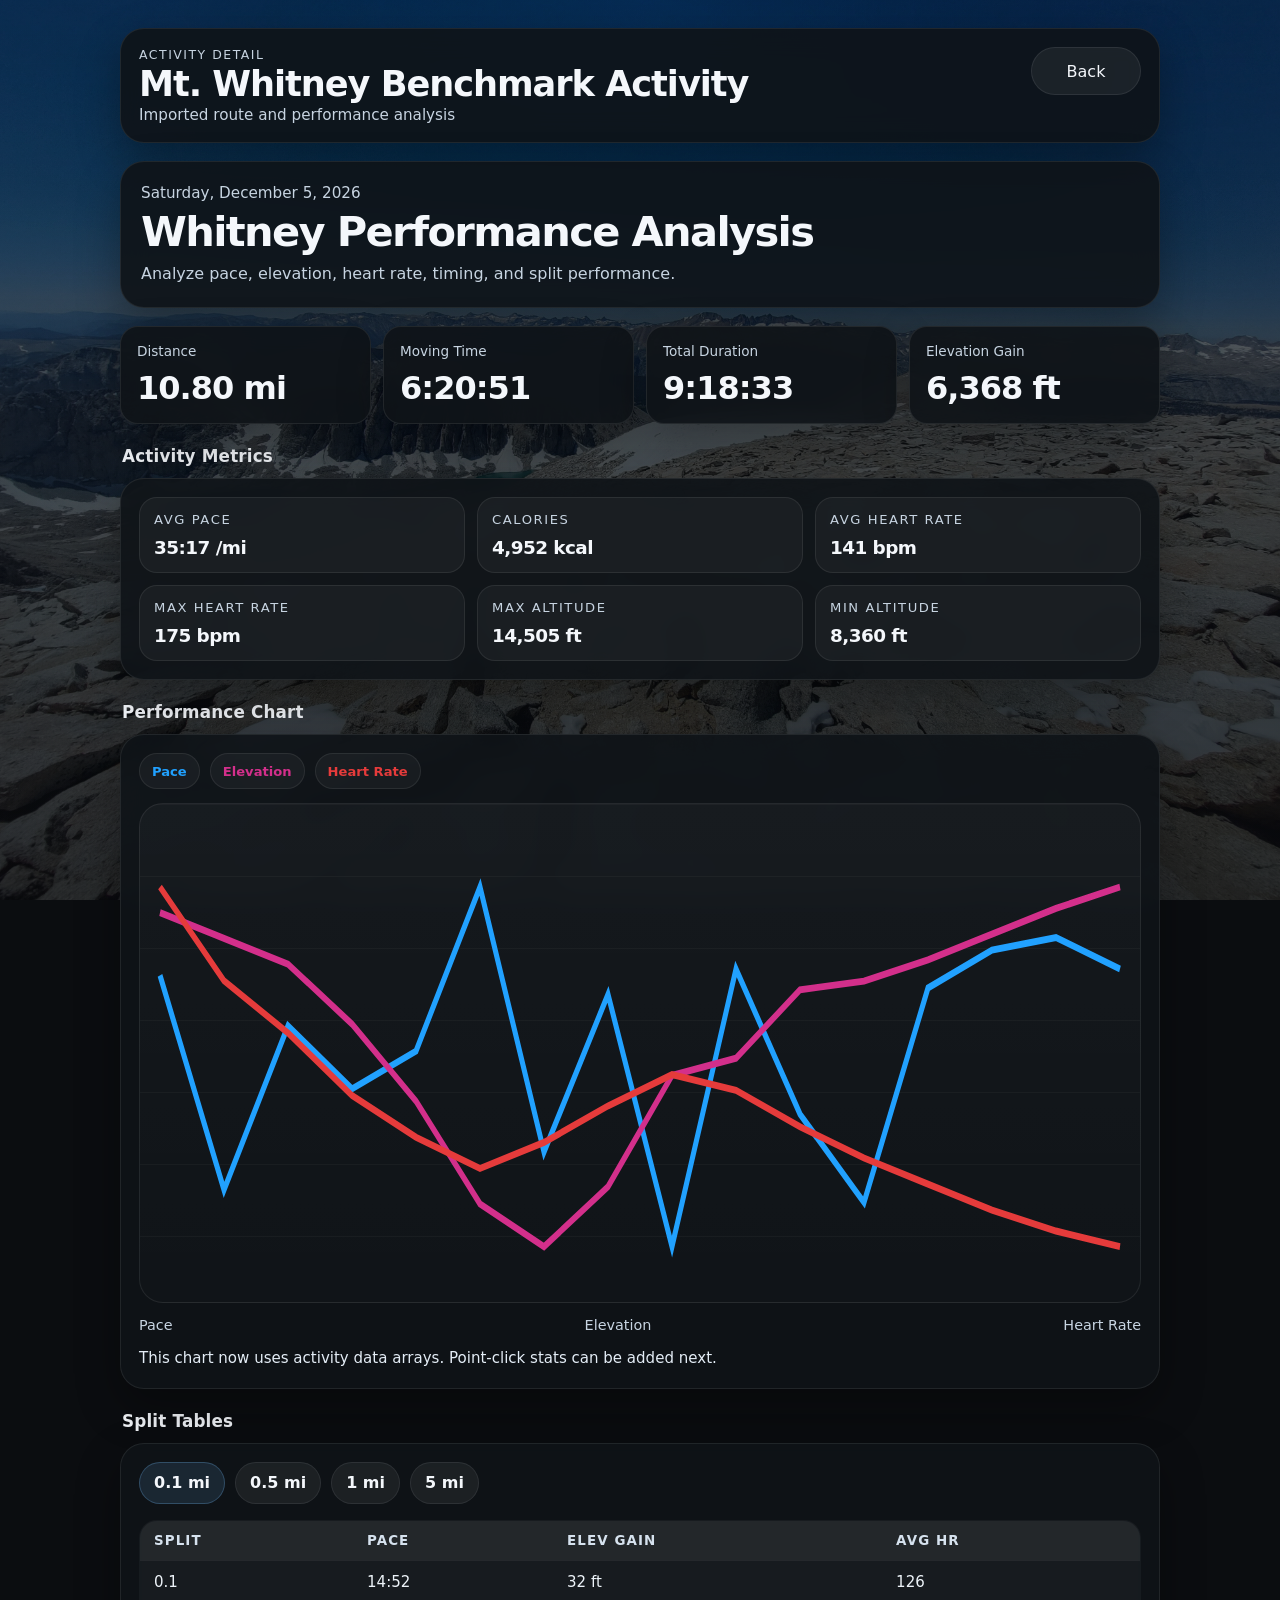
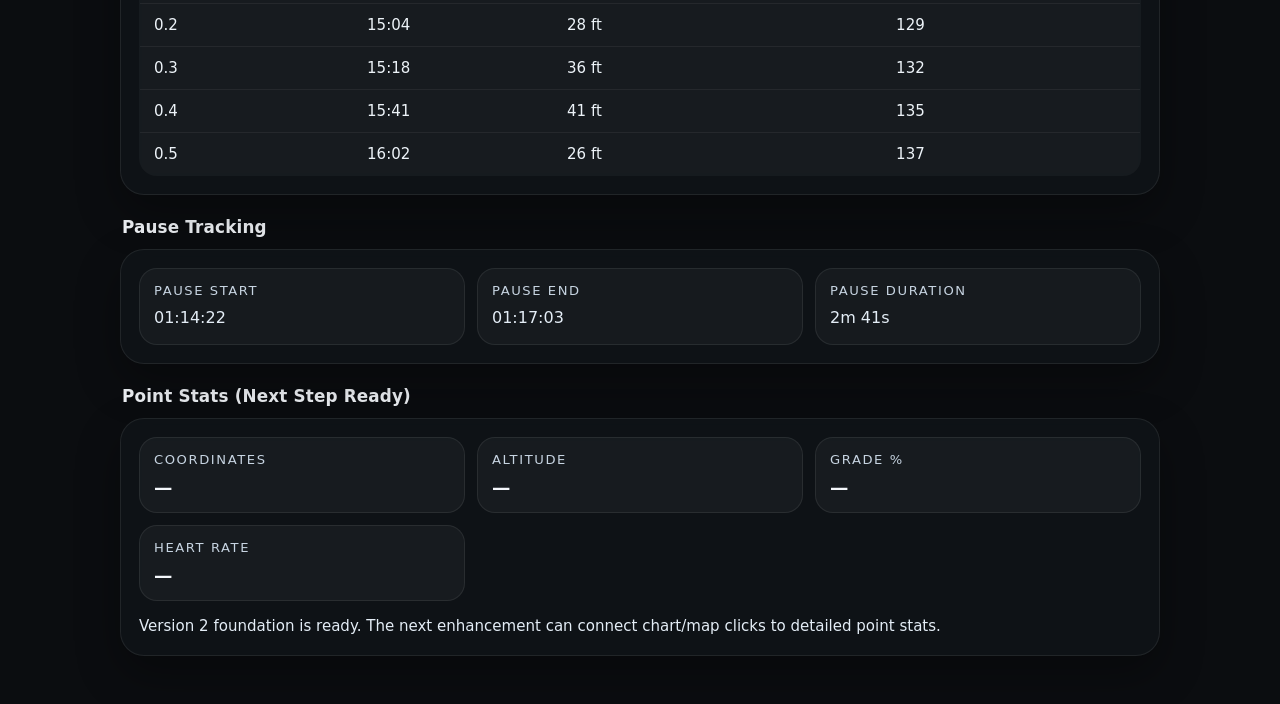
<file: activity.html>
<!DOCTYPE html>
<html lang="en">
<head>
  <meta charset="UTF-8" />
  <meta
    name="viewport"
    content="width=device-width, initial-scale=1.0, viewport-fit=cover"
  />
  <title>Activity Detail | Adrian AlphaMale Transformation</title>
  <meta name="theme-color" content="#10151c" />
  <link rel="stylesheet" href="assets/css/styles.css" />
</head>
<body>
  <div class="app-shell activity-shell">
    <div class="bg-base activity-bg-base"></div>
    <div class="bg-image activity-bg-image" aria-hidden="true"></div>
    <div class="bg-overlay activity-bg-overlay"></div>

    <main class="page">
      <header class="topbar glass">
        <div class="brand-block">
          <p class="eyebrow">Activity Detail</p>
          <h1 id="activityTitle">Whitney Benchmark Activity</h1>
          <p class="subtext" id="activitySubtitle">
            Imported route and performance analysis
          </p>
        </div>

        <a class="icon-btn nav-link-btn" href="routes.html">Back</a>
      </header>

      <section class="hero glass">
        <div class="hero-copy">
          <p class="hero-date" id="activityDate">Loading date...</p>
          <h2 id="activityHeroTitle">Route Performance Analysis</h2>
          <p class="hero-subtitle" id="activityHeroSubtitle">
            Analyze pace, elevation, heart rate, timing, and split performance.
          </p>
        </div>
      </section>

      <section class="activity-summary-grid">
        <article class="stat-card glass">
          <p class="stat-label">Distance</p>
          <p class="stat-value" id="summaryDistance">10.80 mi</p>
        </article>

        <article class="stat-card glass">
          <p class="stat-label">Moving Time</p>
          <p class="stat-value" id="summaryMovingTime">6:20:51</p>
        </article>

        <article class="stat-card glass">
          <p class="stat-label">Total Duration</p>
          <p class="stat-value" id="summaryTotalDuration">9:18:33</p>
        </article>

        <article class="stat-card glass">
          <p class="stat-label">Elevation Gain</p>
          <p class="stat-value" id="summaryElevationGain">6,368 ft</p>
        </article>
      </section>

      <section class="section-header">
        <h3>Activity Metrics</h3>
      </section>

      <section class="glass activity-metrics-shell">
        <div class="activity-metrics-grid">
          <article class="detail-metric">
            <p class="detail-label">Avg Pace</p>
            <p class="detail-value" id="metricAvgPace">35:17 /mi</p>
          </article>

          <article class="detail-metric">
            <p class="detail-label">Calories</p>
            <p class="detail-value" id="metricCalories">4,952 kcal</p>
          </article>

          <article class="detail-metric">
            <p class="detail-label">Avg Heart Rate</p>
            <p class="detail-value" id="metricAvgHR">141 bpm</p>
          </article>

          <article class="detail-metric">
            <p class="detail-label">Max Heart Rate</p>
            <p class="detail-value" id="metricMaxHR">175 bpm</p>
          </article>

          <article class="detail-metric">
            <p class="detail-label">Max Altitude</p>
            <p class="detail-value" id="metricMaxAltitude">14,505 ft</p>
          </article>

          <article class="detail-metric">
            <p class="detail-label">Min Altitude</p>
            <p class="detail-value" id="metricMinAltitude">8,360 ft</p>
          </article>
        </div>
      </section>

      <section class="section-header">
        <h3>Performance Chart</h3>
      </section>

      <section class="glass activity-chart-shell">
        <div class="chart-legend">
          <span class="chart-pill pace">Pace</span>
          <span class="chart-pill elevation">Elevation</span>
          <span class="chart-pill heart">Heart Rate</span>
        </div>

        <div class="chart-stage activity-chart-stage">
          <div class="chart-grid-lines"></div>

          <svg class="chart-svg" viewBox="0 0 1000 360" preserveAspectRatio="none" aria-hidden="true">
            <polyline
              id="paceLine"
              fill="none"
              stroke="#21a1ff"
              stroke-width="5"
              points=""
            />
            <polyline
              id="elevationLine"
              fill="none"
              stroke="#d32f8b"
              stroke-width="5"
              points=""
            />
            <polyline
              id="heartRateLine"
              fill="none"
              stroke="#e53b3b"
              stroke-width="5"
              points=""
            />
          </svg>
        </div>

        <div class="chart-label-row">
          <span>Pace</span>
          <span>Elevation</span>
          <span>Heart Rate</span>
        </div>

        <p class="routes-map-note">
          This chart now uses activity data arrays. Point-click stats can be added next.
        </p>
      </section>

      <section class="section-header">
        <h3>Split Tables</h3>
      </section>

      <section class="glass split-shell">
        <div class="split-tabs">
          <button class="split-tab active" data-split-target="split01">0.1 mi</button>
          <button class="split-tab" data-split-target="split05">0.5 mi</button>
          <button class="split-tab" data-split-target="split1">1 mi</button>
          <button class="split-tab" data-split-target="split5">5 mi</button>
        </div>

        <div class="split-table-wrap active" id="split01">
          <table class="split-table">
            <thead>
              <tr>
                <th>Split</th>
                <th>Pace</th>
                <th>Elev Gain</th>
                <th>Avg HR</th>
              </tr>
            </thead>
            <tbody id="split01Body"></tbody>
          </table>
        </div>

        <div class="split-table-wrap" id="split05">
          <table class="split-table">
            <thead>
              <tr>
                <th>Split</th>
                <th>Pace</th>
                <th>Elev Gain</th>
                <th>Avg HR</th>
              </tr>
            </thead>
            <tbody id="split05Body"></tbody>
          </table>
        </div>

        <div class="split-table-wrap" id="split1">
          <table class="split-table">
            <thead>
              <tr>
                <th>Split</th>
                <th>Pace</th>
                <th>Elev Gain</th>
                <th>Avg HR</th>
              </tr>
            </thead>
            <tbody id="split1Body"></tbody>
          </table>
        </div>

        <div class="split-table-wrap" id="split5">
          <table class="split-table">
            <thead>
              <tr>
                <th>Split</th>
                <th>Pace</th>
                <th>Elev Gain</th>
                <th>Avg HR</th>
              </tr>
            </thead>
            <tbody id="split5Body"></tbody>
          </table>
        </div>
      </section>

      <section class="section-header">
        <h3>Pause Tracking</h3>
      </section>

      <section class="glass pause-shell">
        <div class="pause-grid">
          <article class="calendar-detail-block">
            <p class="calendar-detail-label">Pause Start</p>
            <p class="calendar-detail-text" id="pauseStart">01:14:22</p>
          </article>

          <article class="calendar-detail-block">
            <p class="calendar-detail-label">Pause End</p>
            <p class="calendar-detail-text" id="pauseEnd">01:17:03</p>
          </article>

          <article class="calendar-detail-block">
            <p class="calendar-detail-label">Pause Duration</p>
            <p class="calendar-detail-text" id="pauseDuration">2m 41s</p>
          </article>
        </div>
      </section>

      <section class="section-header">
        <h3>Point Stats (Next Step Ready)</h3>
      </section>

      <section class="glass point-stats-shell">
        <div class="point-stats-grid">
          <article class="detail-metric">
            <p class="detail-label">Coordinates</p>
            <p class="detail-value" id="pointCoords">—</p>
          </article>

          <article class="detail-metric">
            <p class="detail-label">Altitude</p>
            <p class="detail-value" id="pointAltitude">—</p>
          </article>

          <article class="detail-metric">
            <p class="detail-label">Grade %</p>
            <p class="detail-value" id="pointGrade">—</p>
          </article>

          <article class="detail-metric">
            <p class="detail-label">Heart Rate</p>
            <p class="detail-value" id="pointHeartRate">—</p>
          </article>
        </div>

        <p class="routes-map-note">
          Version 2 foundation is ready. The next enhancement can connect chart/map clicks to detailed point stats.
        </p>
      </section>
    </main>
  </div>

  <script src="assets/js/activity.js"></script>
</body>
</html>
</file>
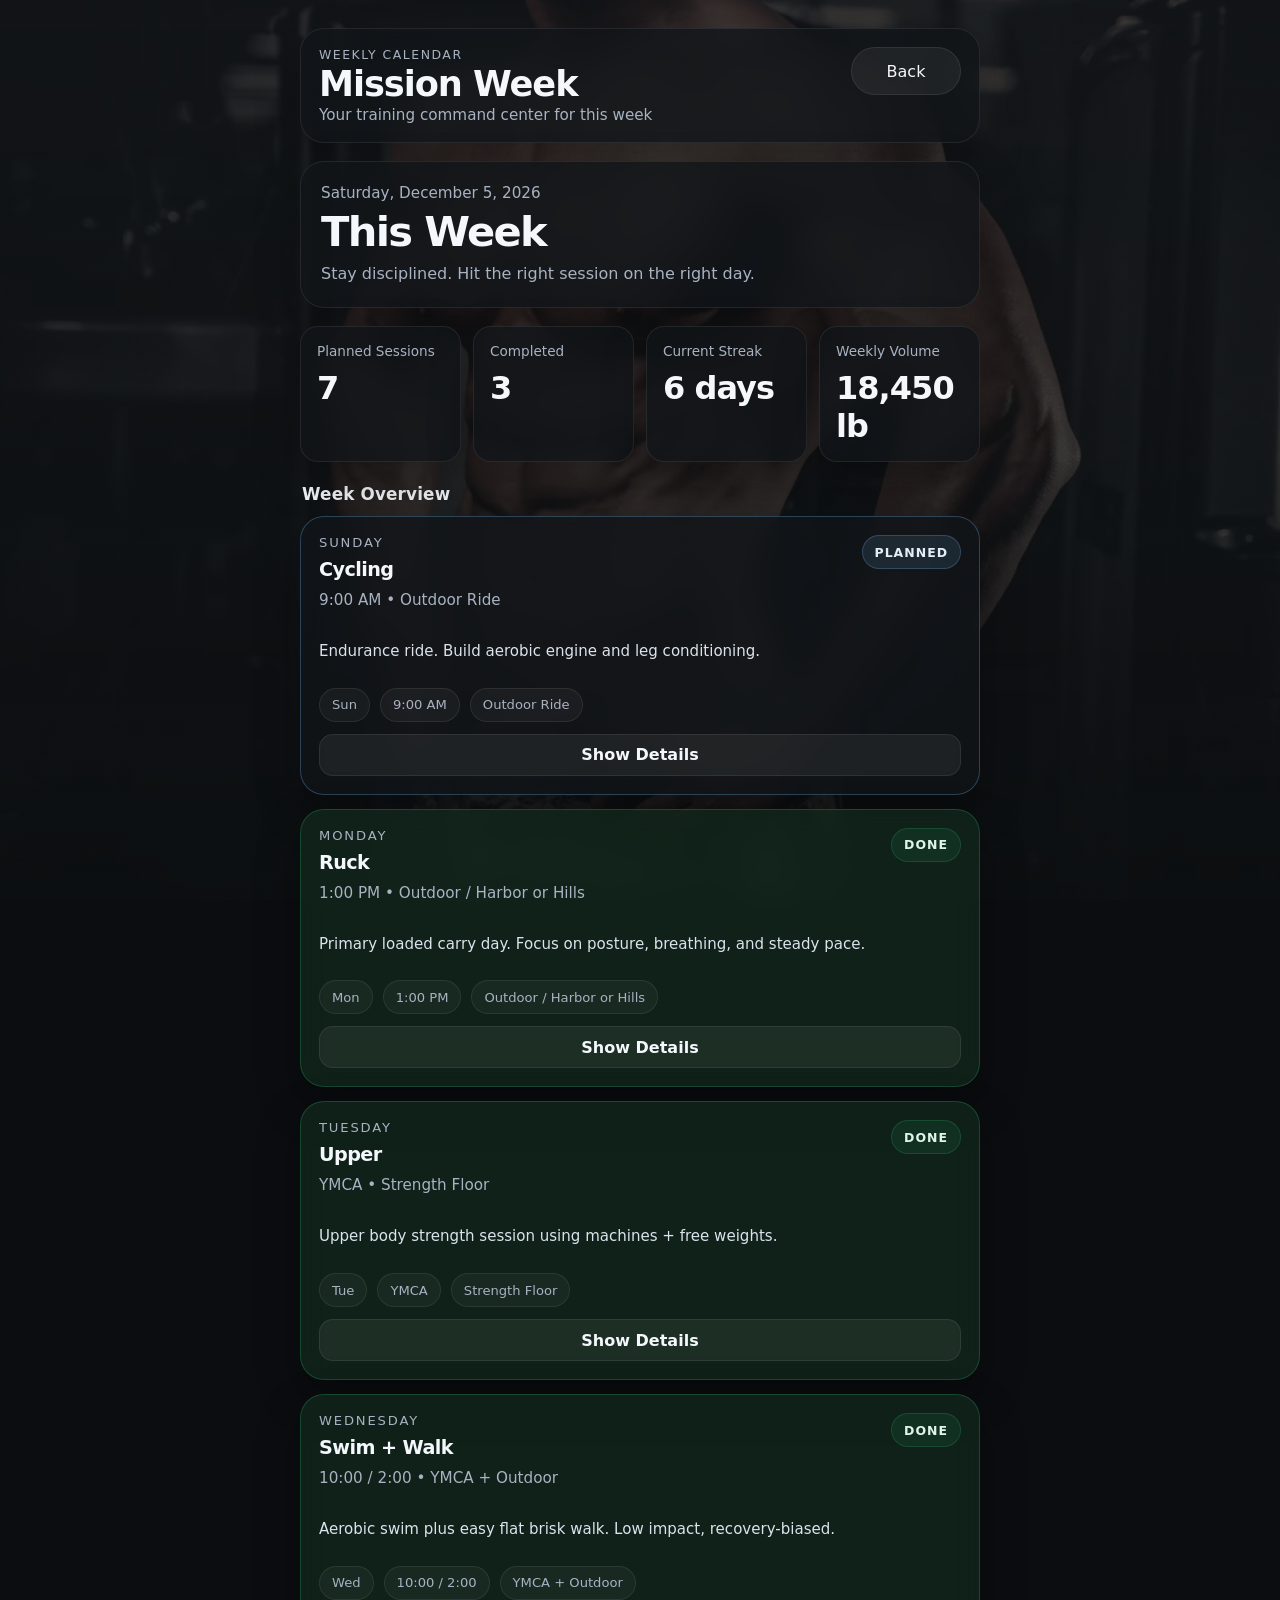
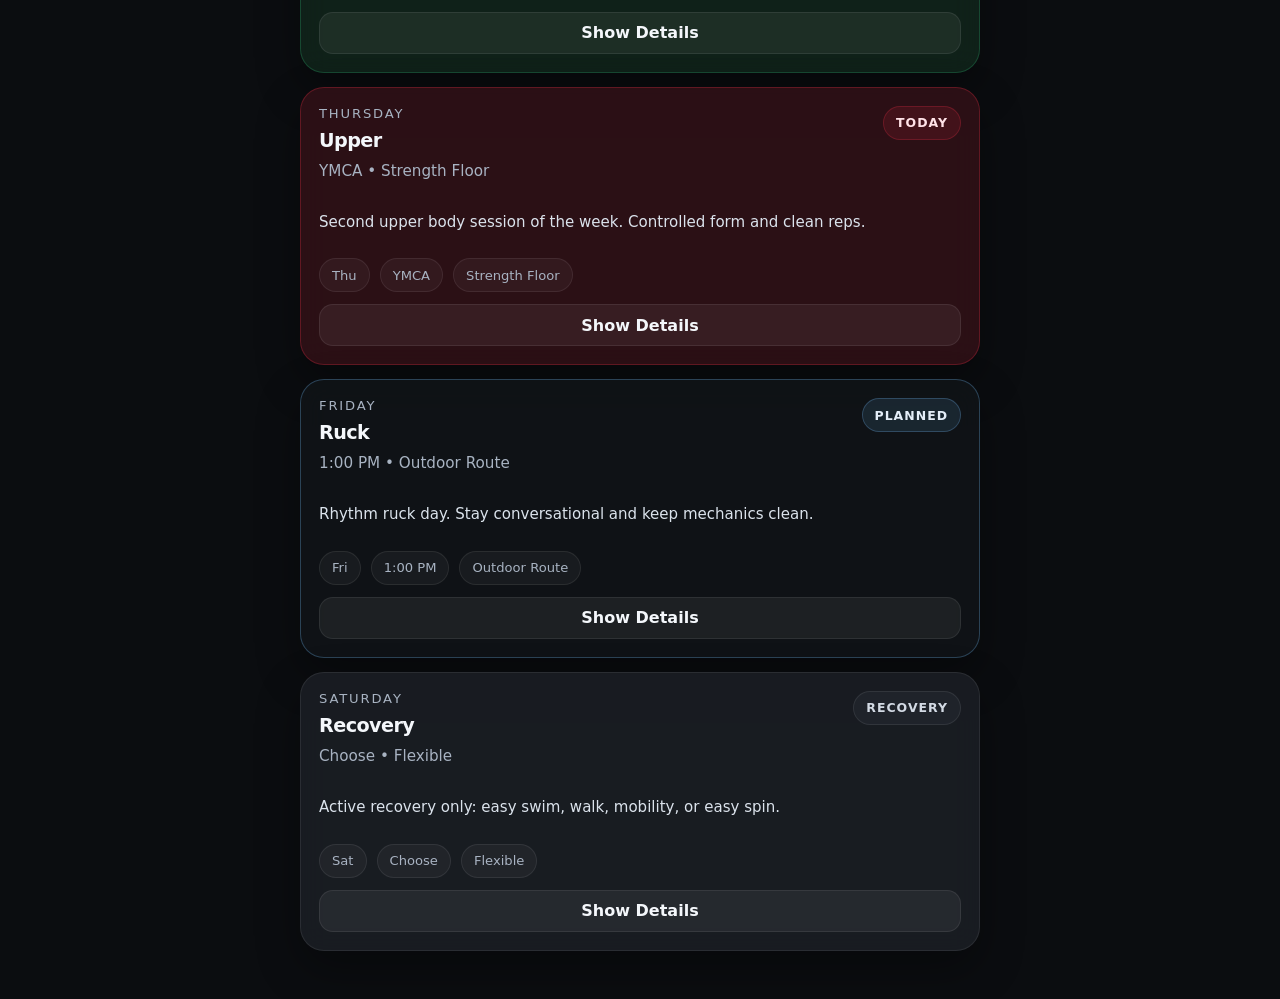
<file: calendar.html>
<!DOCTYPE html>
<html lang="en">
<head>
  <meta charset="UTF-8" />
  <meta
    name="viewport"
    content="width=device-width, initial-scale=1.0, viewport-fit=cover"
  />
  <title>Weekly Calendar | Adrian AlphaMale Transformation</title>
  <meta name="theme-color" content="#111317" />
  <link rel="stylesheet" href="assets/css/styles.css" />
</head>
<body>
  <div class="app-shell calendar-shell">
    <div class="bg-base calendar-bg-base"></div>
    <div class="bg-image calendar-bg-image" aria-hidden="true"></div>
    <div class="bg-overlay calendar-bg-overlay"></div>

    <main class="page">
      <header class="topbar glass">
        <div class="brand-block">
          <p class="eyebrow">Weekly Calendar</p>
          <h1>Mission Week</h1>
          <p class="subtext">Your training command center for this week</p>
        </div>

        <a class="icon-btn nav-link-btn" href="index.html">Back</a>
      </header>

      <section class="hero glass">
        <div class="hero-copy">
          <p class="hero-date" id="calendarDate">Loading date...</p>
          <h2>This Week</h2>
          <p class="hero-subtitle">
            Stay disciplined. Hit the right session on the right day.
          </p>
        </div>
      </section>

      <section class="calendar-summary-grid">
        <article class="stat-card glass">
          <p class="stat-label">Planned Sessions</p>
          <p class="stat-value" id="plannedSessions">7</p>
        </article>

        <article class="stat-card glass">
          <p class="stat-label">Completed</p>
          <p class="stat-value" id="completedSessions">3</p>
        </article>

        <article class="stat-card glass">
          <p class="stat-label">Current Streak</p>
          <p class="stat-value" id="calendarStreak">6 days</p>
        </article>

        <article class="stat-card glass">
          <p class="stat-label">Weekly Volume</p>
          <p class="stat-value" id="calendarVolume">18,450 lb</p>
        </article>
      </section>

      <section class="section-header">
        <h3>Week Overview</h3>
      </section>

      <section class="calendar-week-list" id="calendarWeekList"></section>
    </main>
  </div>

  <script src="assets/js/calendar.js"></script>
</body>
</html>
</file>
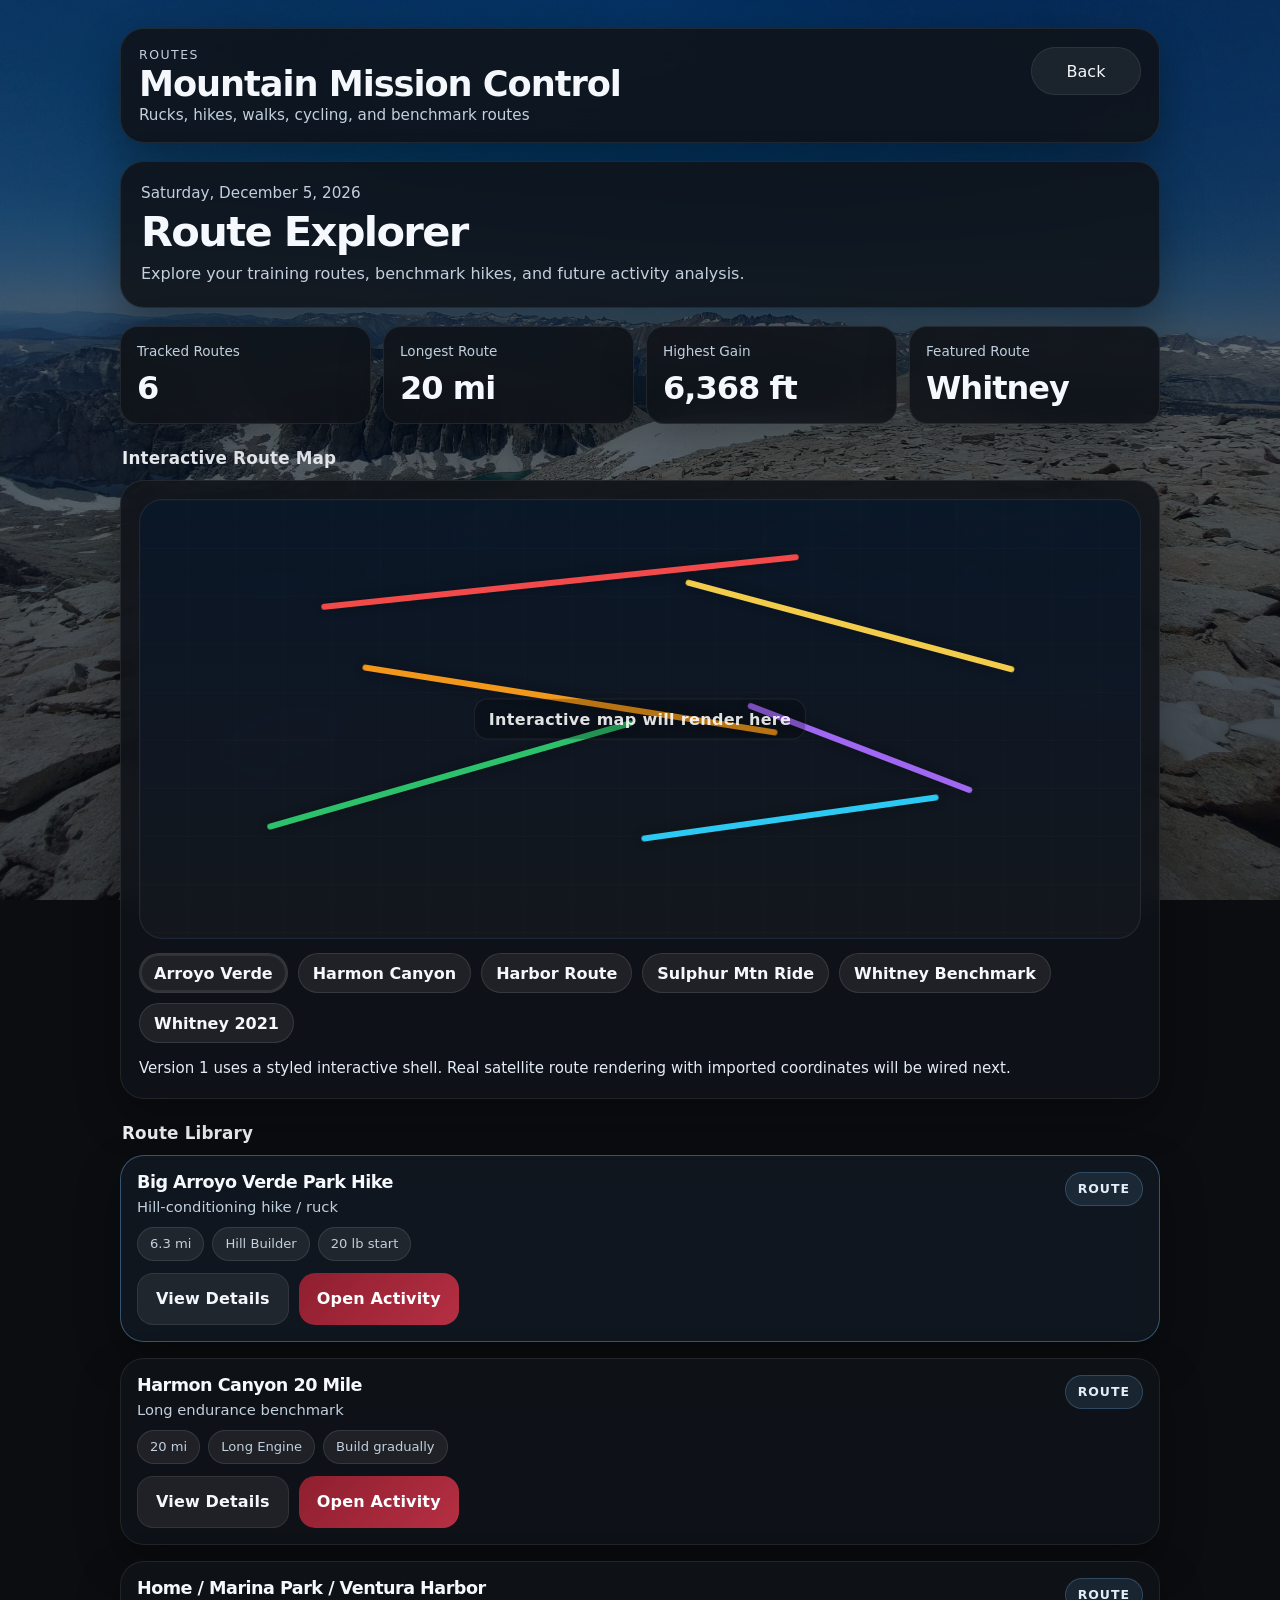
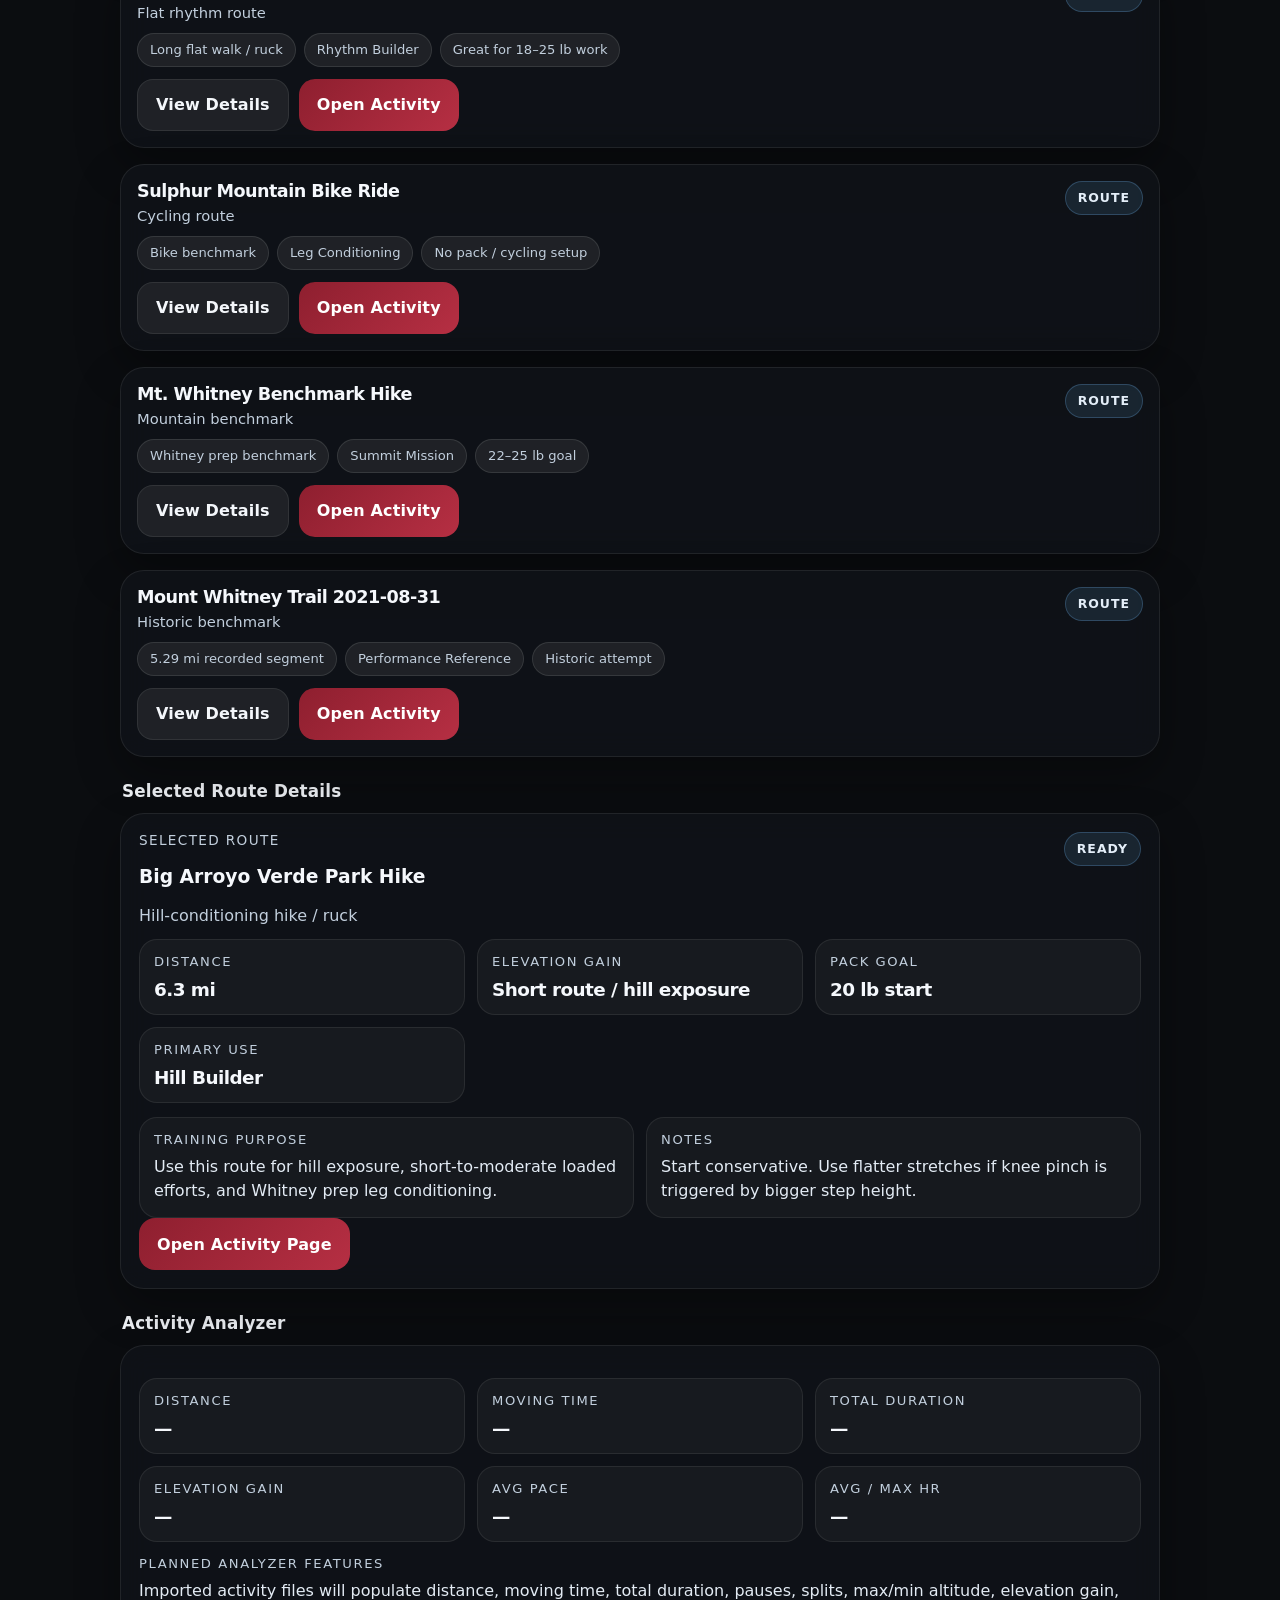
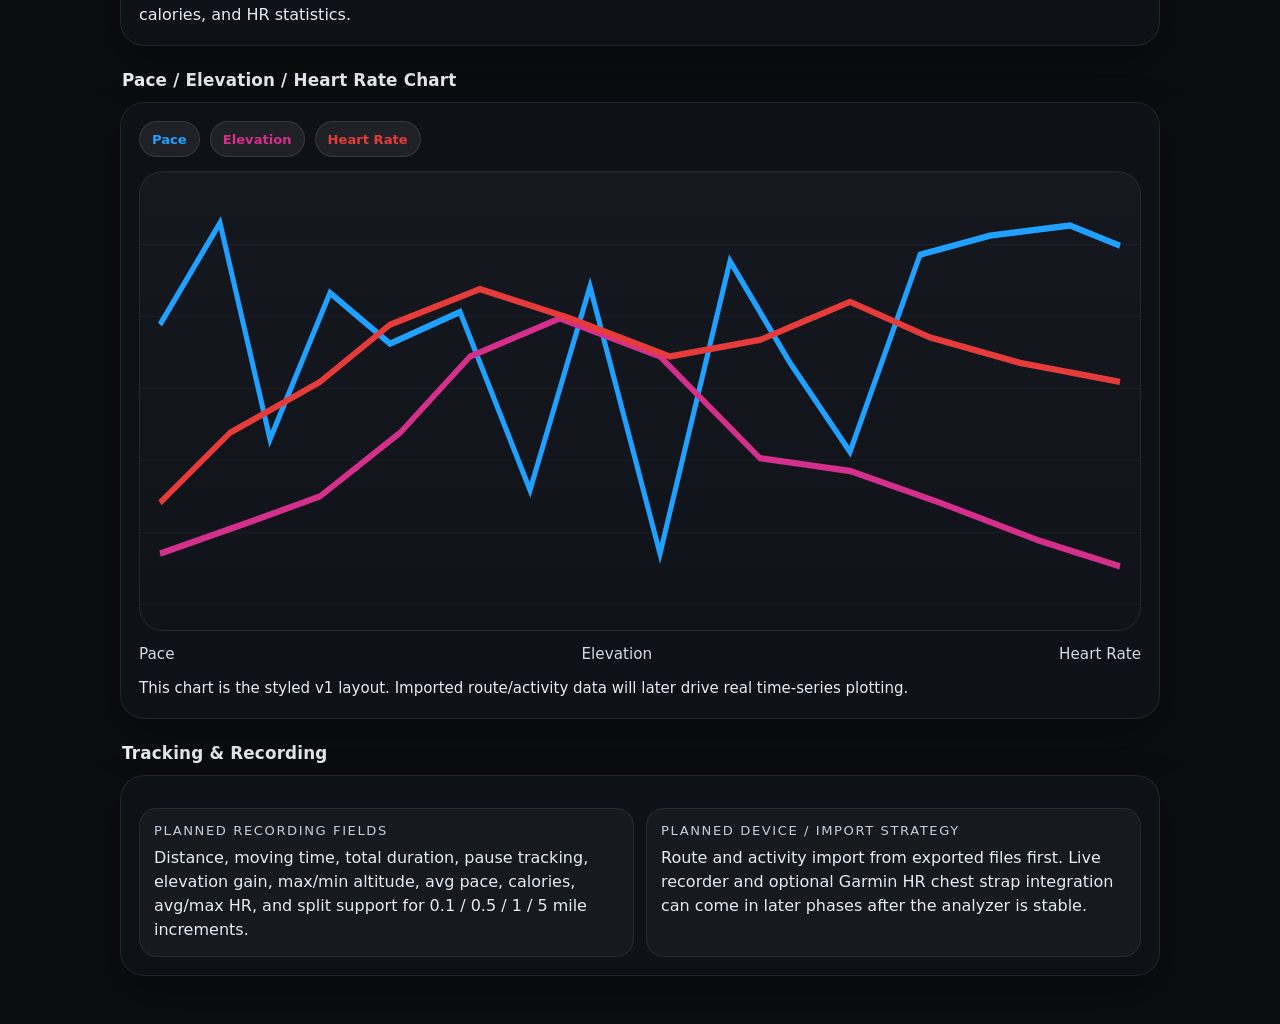
<file: routes.html>
<!DOCTYPE html>
<html lang="en">
<head>
  <meta charset="UTF-8" />
  <meta
    name="viewport"
    content="width=device-width, initial-scale=1.0, viewport-fit=cover"
  />
  <title>Routes | Adrian AlphaMale Transformation</title>
  <meta name="theme-color" content="#111317" />
  <link rel="stylesheet" href="assets/css/styles.css" />
</head>
<body>
  <div class="app-shell routes-shell">
    <div class="bg-base routes-bg-base"></div>
    <div class="bg-image routes-bg-image" aria-hidden="true"></div>
    <div class="bg-overlay routes-bg-overlay"></div>

    <main class="page">
      <header class="topbar glass">
        <div class="brand-block">
          <p class="eyebrow">Routes</p>
          <h1>Mountain Mission Control</h1>
          <p class="subtext">Rucks, hikes, walks, cycling, and benchmark routes</p>
        </div>

        <a class="icon-btn nav-link-btn" href="index.html">Back</a>
      </header>

      <section class="hero glass">
        <div class="hero-copy">
          <p class="hero-date" id="routesDate">Loading date...</p>
          <h2>Route Explorer</h2>
          <p class="hero-subtitle">
            Explore your training routes, benchmark hikes, and future activity analysis.
          </p>
        </div>
      </section>

      <section class="routes-summary-grid">
        <article class="stat-card glass">
          <p class="stat-label">Tracked Routes</p>
          <p class="stat-value" id="routeCount">6</p>
        </article>

        <article class="stat-card glass">
          <p class="stat-label">Longest Route</p>
          <p class="stat-value" id="longestRoute">20 mi</p>
        </article>

        <article class="stat-card glass">
          <p class="stat-label">Highest Gain</p>
          <p class="stat-value" id="highestGain">6,368 ft</p>
        </article>

        <article class="stat-card glass">
          <p class="stat-label">Featured Route</p>
          <p class="stat-value" id="featuredRoute">Whitney</p>
        </article>
      </section>

      <section class="section-header">
        <h3>Interactive Route Map</h3>
      </section>

      <section class="glass routes-map-shell">
        <div class="map-stage">
          <div class="map-placeholder">
            <div class="map-overlay-grid"></div>

            <div class="route-line route-line-green"></div>
            <div class="route-line route-line-orange"></div>
            <div class="route-line route-line-cyan"></div>
            <div class="route-line route-line-yellow"></div>
            <div class="route-line route-line-red"></div>
            <div class="route-line route-line-purple"></div>

            <div class="map-center-label">Interactive map will render here</div>
          </div>
        </div>

        <div class="routes-legend">
          <button class="legend-pill legend-green active" data-route="arroyo">Arroyo Verde</button>
          <button class="legend-pill legend-orange" data-route="harmon">Harmon Canyon</button>
          <button class="legend-pill legend-cyan" data-route="harbor">Harbor Route</button>
          <button class="legend-pill legend-yellow" data-route="sulphur">Sulphur Mtn Ride</button>
          <button class="legend-pill legend-red" data-route="whitney">Whitney Benchmark</button>
          <button class="legend-pill legend-purple" data-route="whitney2021">Whitney 2021</button>
        </div>

        <p class="routes-map-note">
          Version 1 uses a styled interactive shell. Real satellite route rendering with imported coordinates will be wired next.
        </p>
      </section>

      <section class="section-header">
        <h3>Route Library</h3>
      </section>

      <section class="routes-library" id="routesLibrary"></section>

      <section class="section-header">
        <h3>Selected Route Details</h3>
      </section>

      <section class="glass route-detail-panel" id="routeDetailPanel">
        <div class="route-detail-top">
          <div>
            <p class="focus-label">Selected Route</p>
            <h3 id="routeDetailName">Big Arroyo Verde Park Hike</h3>
            <p class="route-detail-sub" id="routeDetailType">Hill-conditioning hike / ruck route</p>
          </div>

          <span class="status-badge planned" id="routeDetailStatus">Ready</span>
        </div>

        <div class="route-detail-grid">
          <article class="detail-metric">
            <p class="detail-label">Distance</p>
            <p class="detail-value" id="routeDistance">6.3 mi</p>
          </article>

          <article class="detail-metric">
            <p class="detail-label">Elevation Gain</p>
            <p class="detail-value" id="routeElevation">—</p>
          </article>

          <article class="detail-metric">
            <p class="detail-label">Pack Goal</p>
            <p class="detail-value" id="routePack">20 lb start</p>
          </article>

          <article class="detail-metric">
            <p class="detail-label">Primary Use</p>
            <p class="detail-value" id="routeUse">Hill Builder</p>
          </article>
        </div>

        <div class="route-detail-blocks">
          <div class="calendar-detail-block">
            <p class="calendar-detail-label">Training Purpose</p>
            <p class="calendar-detail-text" id="routePurpose">
              Use this route for hill exposure, short-to-moderate loaded efforts, and Whitney prep leg conditioning.
            </p>
          </div>

          <div class="calendar-detail-block">
            <p class="calendar-detail-label">Notes</p>
            <p class="calendar-detail-text" id="routeNotes">
              Start conservative. Use flatter stretches if knee pinch is triggered by bigger step height.
            </p>
          </div>
        </div>

        <div class="route-card-actions">
          <a class="btn btn-primary" id="routeDetailOpenActivity" href="activity.html?route=arroyo">
            Open Activity Page
          </a>
        </div>
      </section>

      <section class="section-header">
        <h3>Activity Analyzer</h3>
      </section>

      <section class="glass analyzer-shell">
        <div class="analyzer-summary-grid">
          <article class="detail-metric">
            <p class="detail-label">Distance</p>
            <p class="detail-value">—</p>
          </article>

          <article class="detail-metric">
            <p class="detail-label">Moving Time</p>
            <p class="detail-value">—</p>
          </article>

          <article class="detail-metric">
            <p class="detail-label">Total Duration</p>
            <p class="detail-value">—</p>
          </article>

          <article class="detail-metric">
            <p class="detail-label">Elevation Gain</p>
            <p class="detail-value">—</p>
          </article>

          <article class="detail-metric">
            <p class="detail-label">Avg Pace</p>
            <p class="detail-value">—</p>
          </article>

          <article class="detail-metric">
            <p class="detail-label">Avg / Max HR</p>
            <p class="detail-value">—</p>
          </article>
        </div>

        <div class="analyzer-note-block">
          <p class="calendar-detail-label">Planned Analyzer Features</p>
          <p class="calendar-detail-text">
            Imported activity files will populate distance, moving time, total duration, pauses, splits,
            max/min altitude, elevation gain, calories, and HR statistics.
          </p>
        </div>
      </section>

      <section class="section-header">
        <h3>Pace / Elevation / Heart Rate Chart</h3>
      </section>

      <section class="glass chart-shell">
        <div class="chart-legend">
          <span class="chart-pill pace">Pace</span>
          <span class="chart-pill elevation">Elevation</span>
          <span class="chart-pill heart">Heart Rate</span>
        </div>

        <div class="chart-stage">
          <div class="chart-grid-lines"></div>

          <svg class="chart-svg" viewBox="0 0 1000 360" preserveAspectRatio="none" aria-hidden="true">
            <polyline
              fill="none"
              stroke="#21a1ff"
              stroke-width="5"
              points="20,120 80,40 130,210 190,95 250,135 320,110 390,250 450,90 520,300 590,70 650,150 710,220 780,65 850,50 930,42 980,58"
            />
            <polyline
              fill="none"
              stroke="#d32f8b"
              stroke-width="5"
              points="20,300 110,275 180,255 260,205 330,145 420,115 520,145 620,225 710,235 800,260 900,290 980,310"
            />
            <polyline
              fill="none"
              stroke="#e53b3b"
              stroke-width="5"
              points="20,260 90,205 180,165 250,120 340,92 430,115 530,145 620,132 710,102 790,130 880,150 980,165"
            />
          </svg>
        </div>

        <div class="chart-label-row">
          <span>Pace</span>
          <span>Elevation</span>
          <span>Heart Rate</span>
        </div>

        <p class="routes-map-note">
          This chart is the styled v1 layout. Imported route/activity data will later drive real time-series plotting.
        </p>
      </section>

      <section class="section-header">
        <h3>Tracking & Recording</h3>
      </section>

      <section class="glass tracking-shell">
        <div class="tracking-grid">
          <div class="calendar-detail-block">
            <p class="calendar-detail-label">Planned Recording Fields</p>
            <p class="calendar-detail-text">
              Distance, moving time, total duration, pause tracking, elevation gain, max/min altitude,
              avg pace, calories, avg/max HR, and split support for 0.1 / 0.5 / 1 / 5 mile increments.
            </p>
          </div>

          <div class="calendar-detail-block">
            <p class="calendar-detail-label">Planned Device / Import Strategy</p>
            <p class="calendar-detail-text">
              Route and activity import from exported files first. Live recorder and optional Garmin HR chest strap
              integration can come in later phases after the analyzer is stable.
            </p>
          </div>
        </div>
      </section>
    </main>
  </div>

  <script src="assets/js/routes.js"></script>
</body>
</html>
</file>
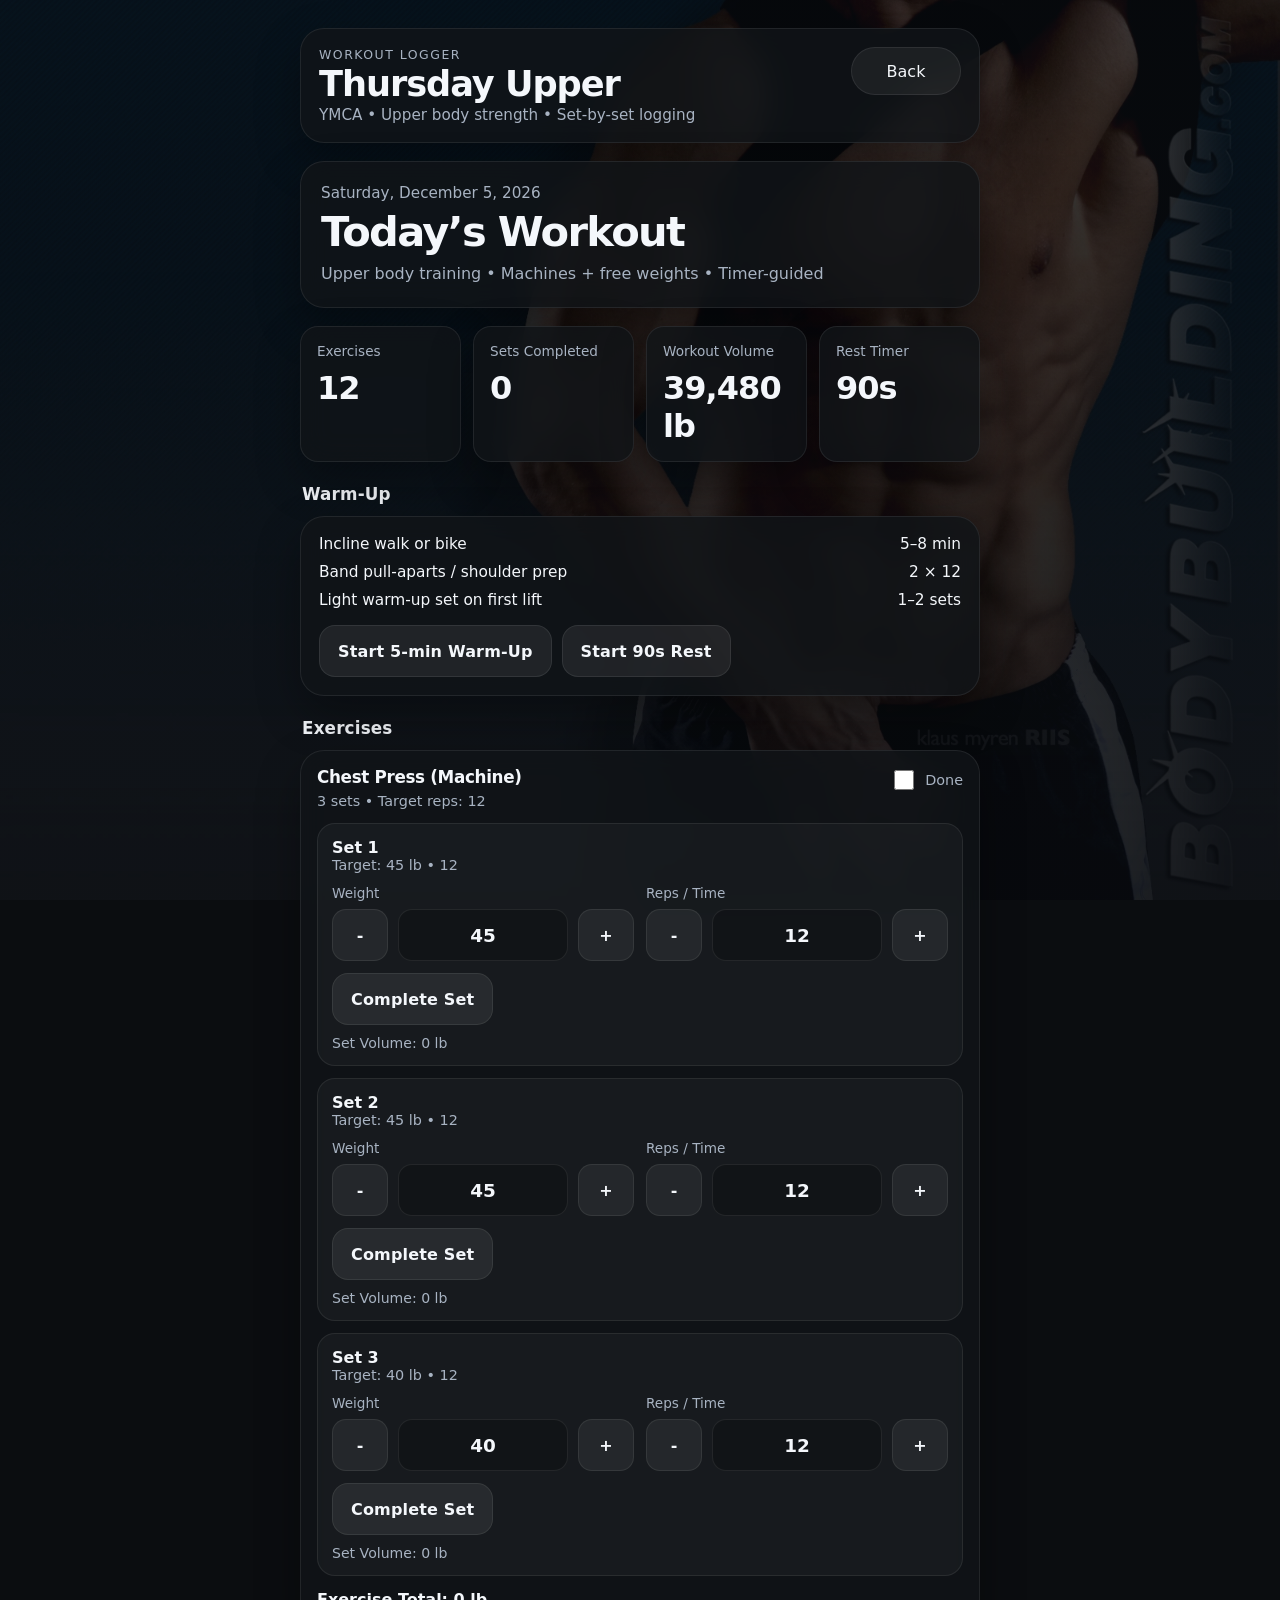
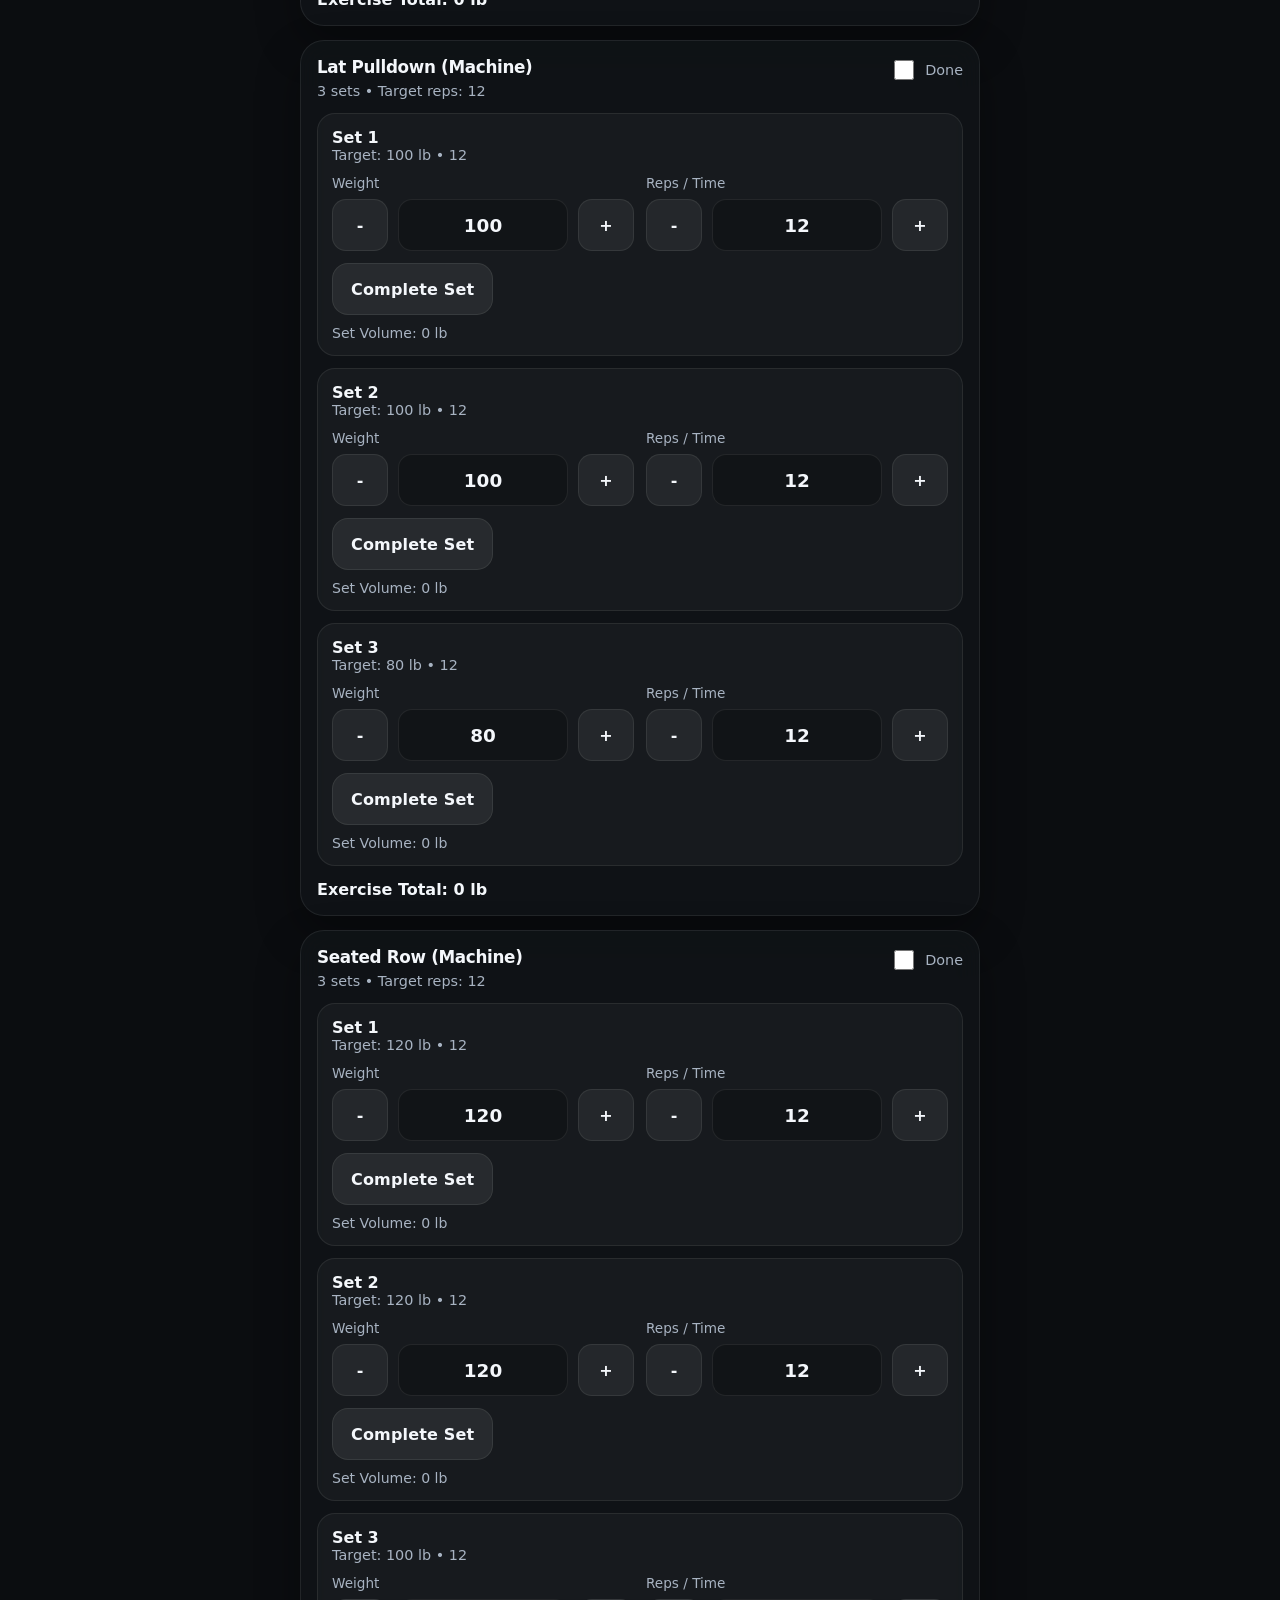
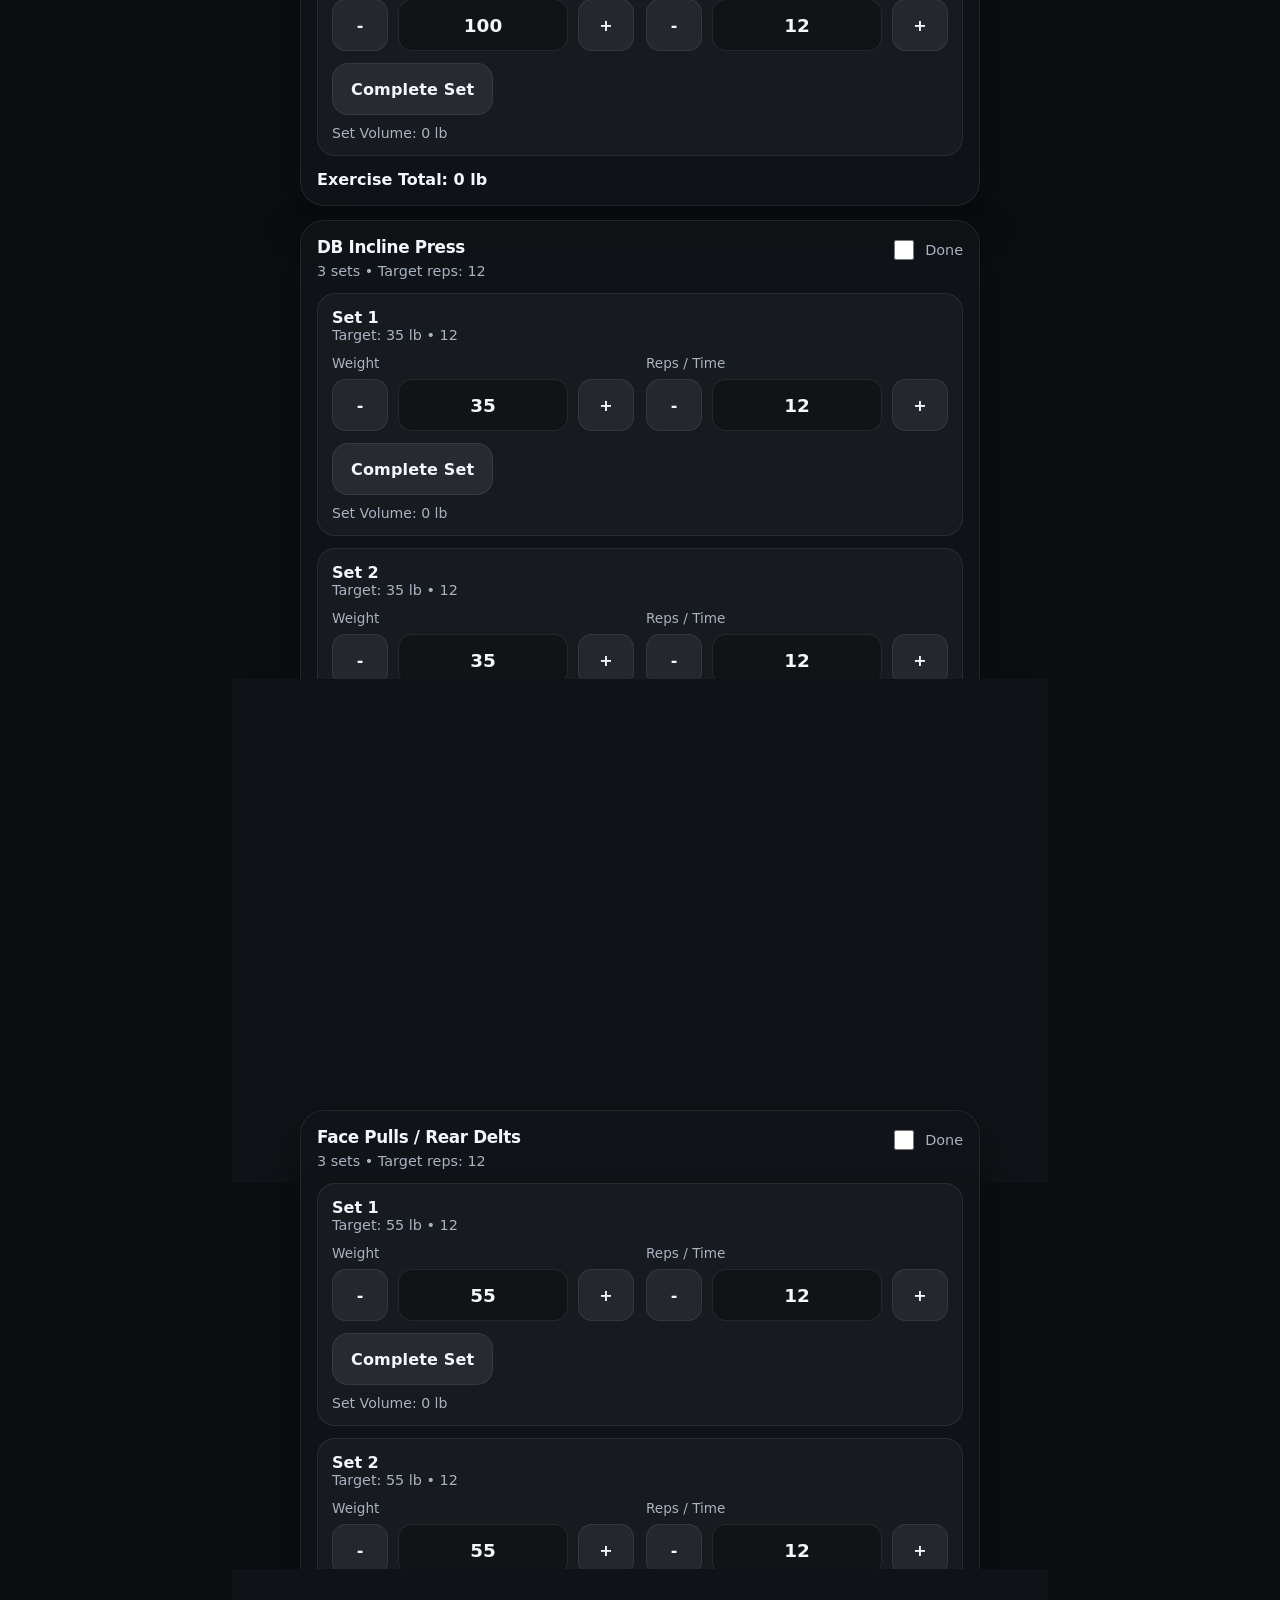
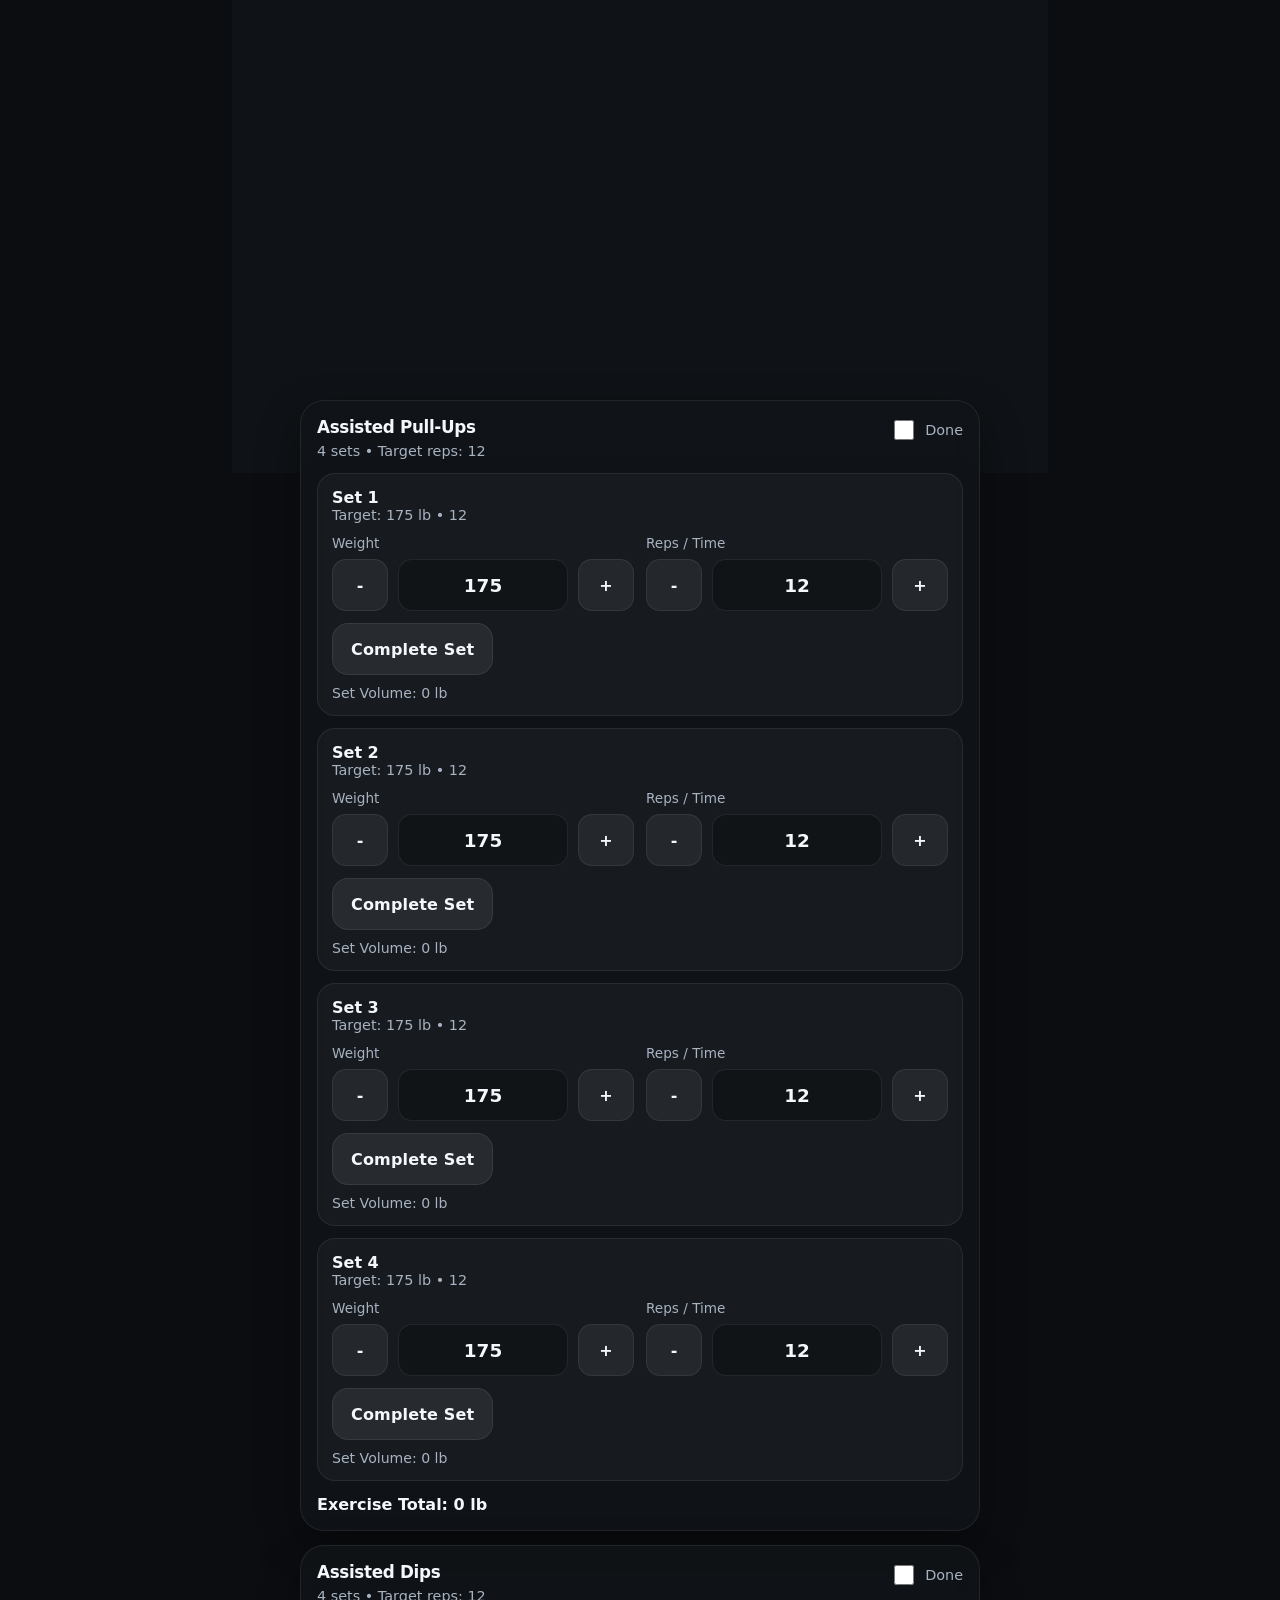
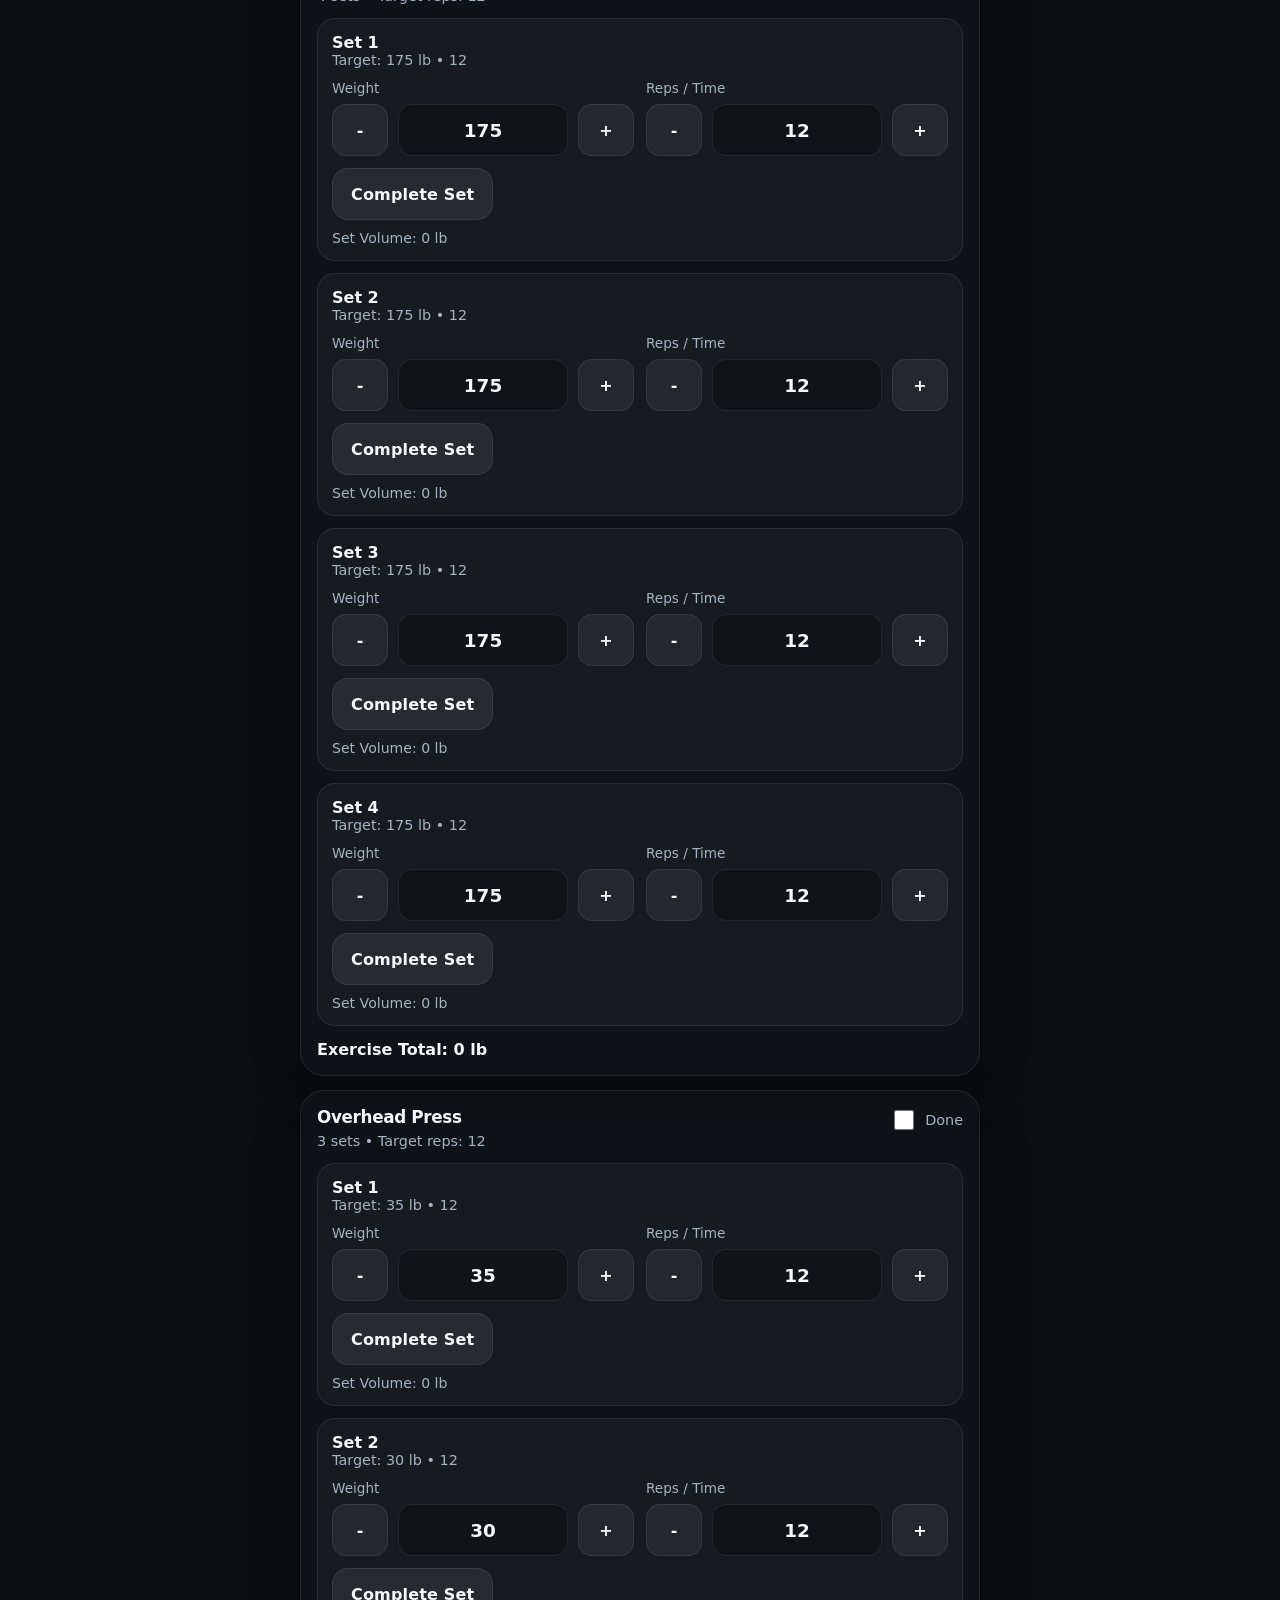
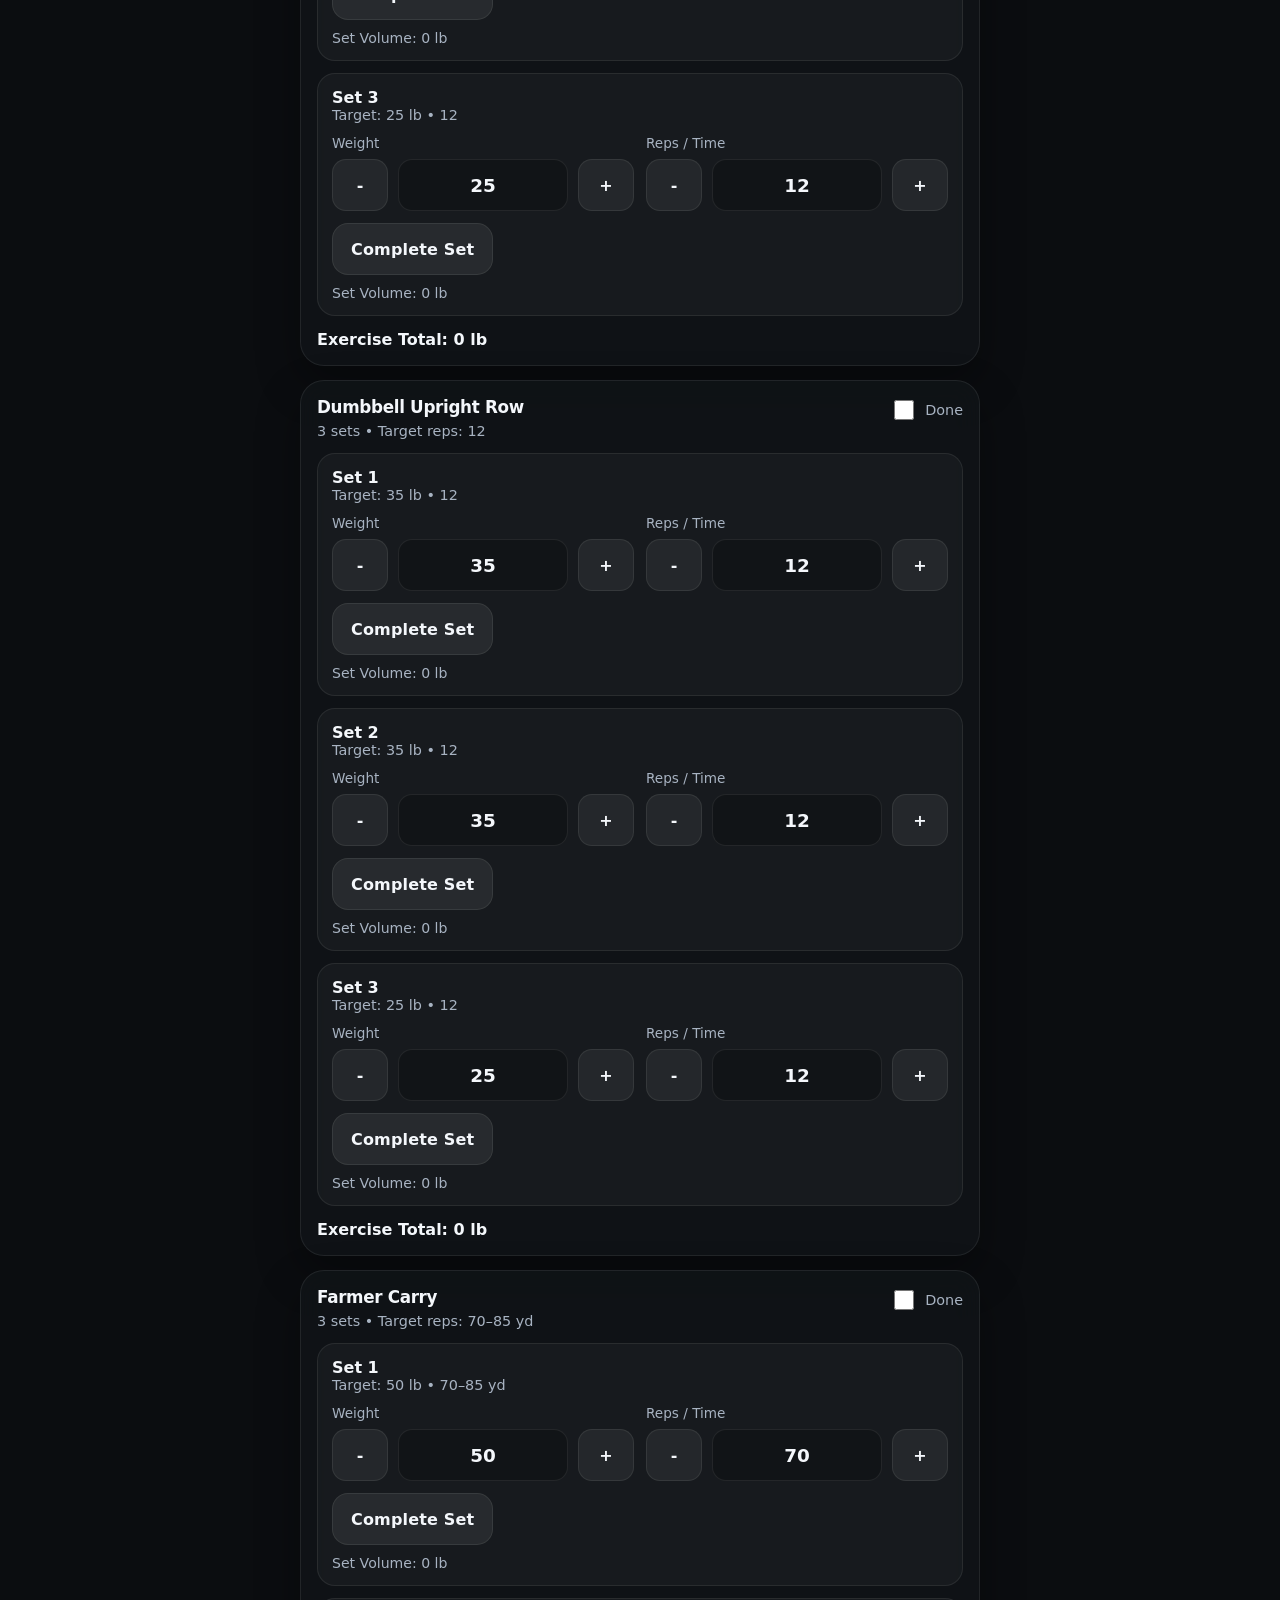
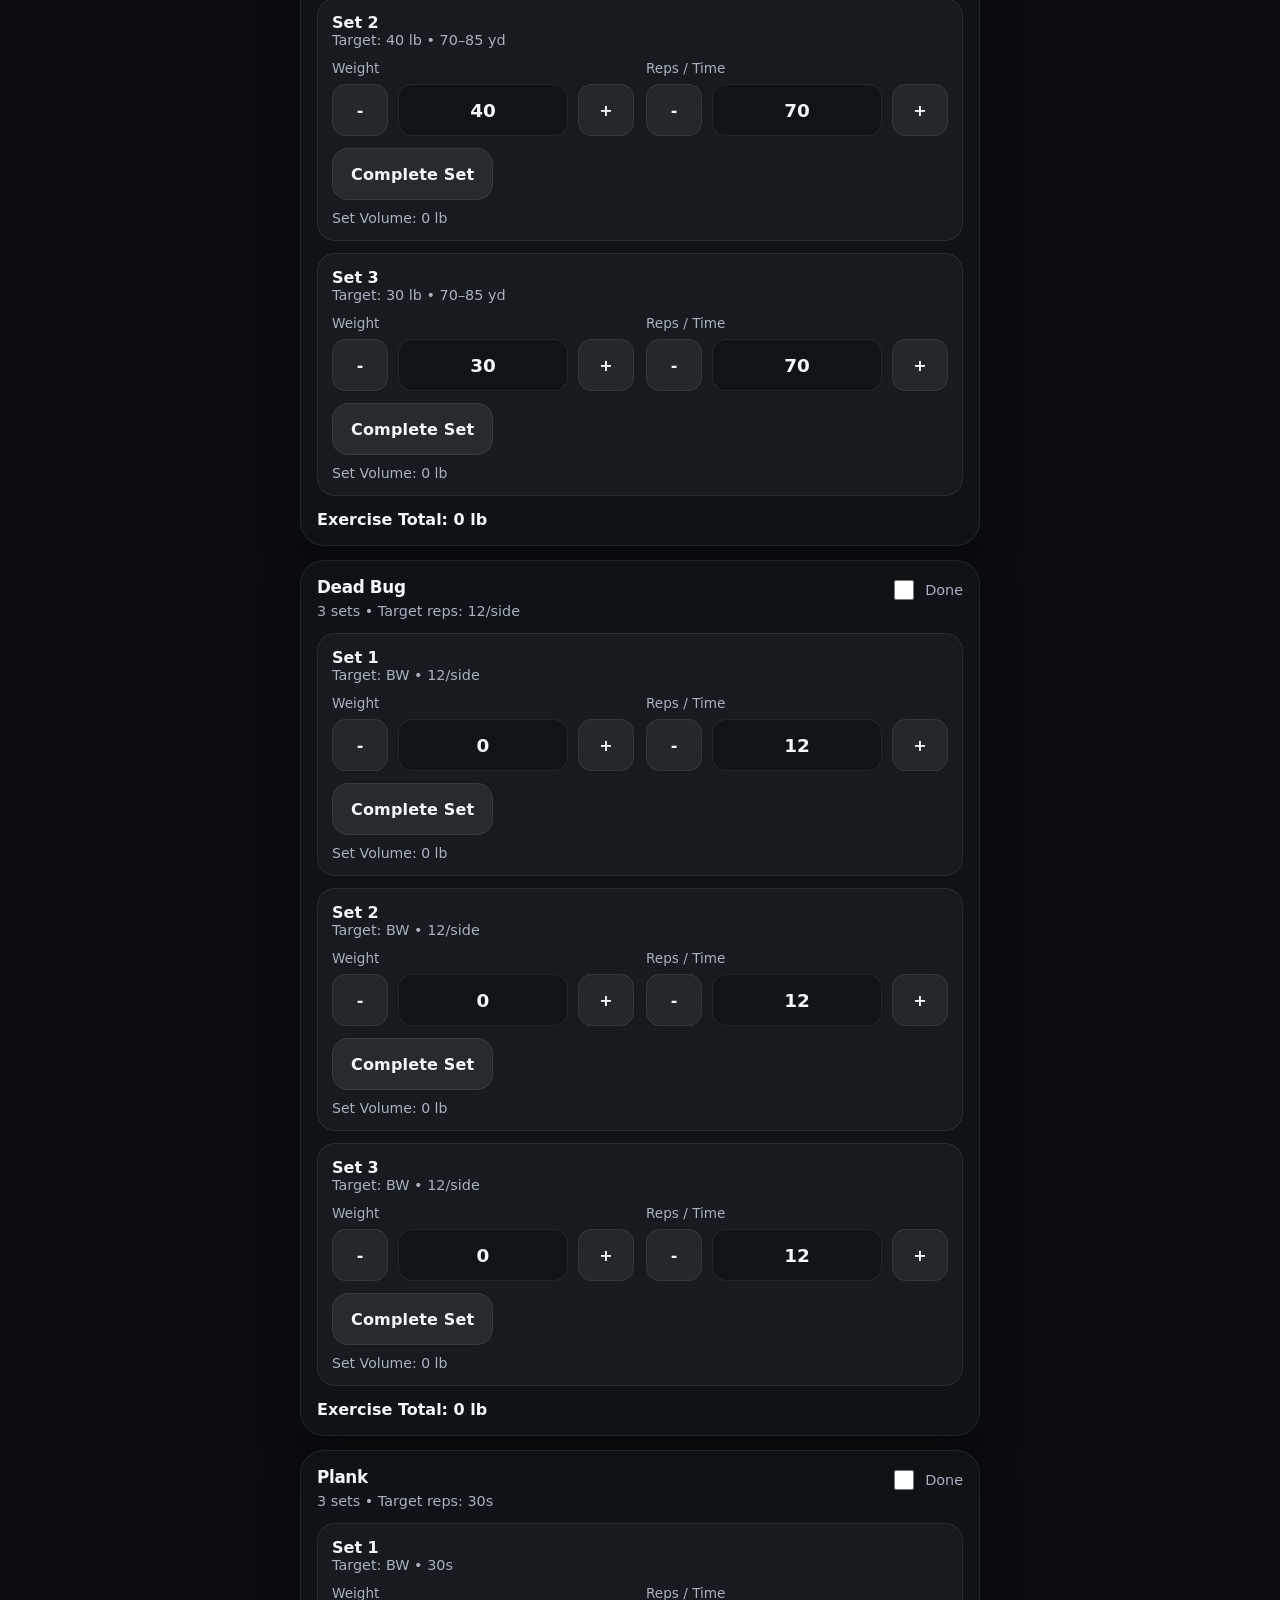
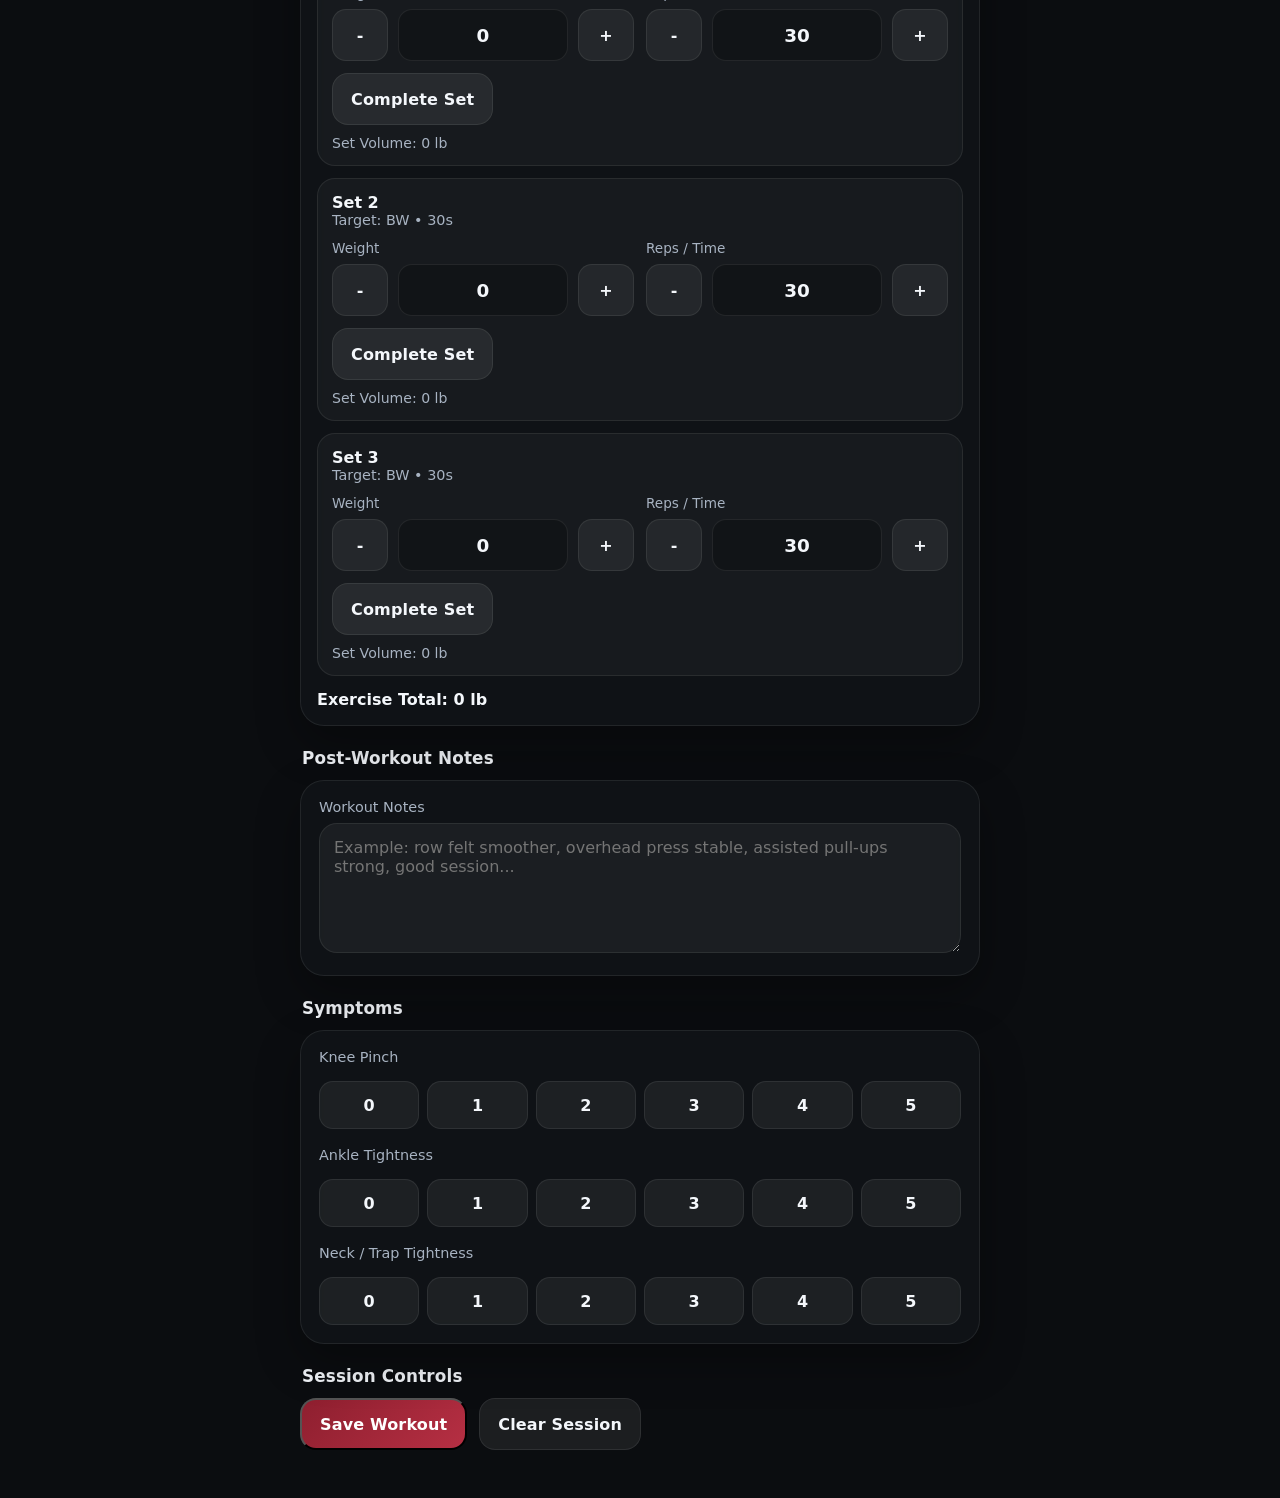
<file: thursday_workout.html>
<!DOCTYPE html>
<html lang="en">
<head>
  <meta charset="UTF-8" />
  <meta
    name="viewport"
    content="width=device-width, initial-scale=1.0, viewport-fit=cover"
  />
  <title>Thursday Workout | Adrian AlphaMale Transformation</title>
  <meta name="theme-color" content="#0d1218" />
  <link rel="stylesheet" href="assets/css/styles.css" />
</head>
<body>
  <div class="app-shell workout-shell">
    <div class="bg-base workout-bg-base"></div>
    <div class="bg-image workout-bg-image" aria-hidden="true"></div>
    <div class="bg-overlay workout-bg-overlay"></div>

    <main class="page">
      <header class="topbar glass">
        <div class="brand-block">
          <p class="eyebrow">Workout Logger</p>
          <h1>Thursday Upper</h1>
          <p class="subtext">YMCA • Upper body strength • Set-by-set logging</p>
        </div>

        <a class="icon-btn nav-link-btn" href="index.html">Back</a>
      </header>

      <section class="hero glass">
        <div class="hero-copy">
          <p class="hero-date" id="loggerDate">Loading date...</p>
          <h2>Today’s Workout</h2>
          <p class="hero-subtitle">
            Upper body training • Machines + free weights • Timer-guided
          </p>
        </div>
      </section>

      <section class="logger-summary-grid">
        <article class="stat-card glass">
          <p class="stat-label">Exercises</p>
          <p class="stat-value" id="exerciseCount">0</p>
        </article>

        <article class="stat-card glass">
          <p class="stat-label">Sets Completed</p>
          <p class="stat-value" id="setsCompleted">0</p>
        </article>

        <article class="stat-card glass">
          <p class="stat-label">Workout Volume</p>
          <p class="stat-value" id="totalVolume">0 lb</p>
        </article>

        <article class="stat-card glass">
          <p class="stat-label">Rest Timer</p>
          <p class="stat-value" id="restTimerDisplay">90s</p>
        </article>
      </section>

      <section class="section-header">
        <h3>Warm-Up</h3>
      </section>

      <section class="glass workout-block">
        <div class="warmup-list">
          <div class="warmup-row">
            <span>Incline walk or bike</span>
            <span>5–8 min</span>
          </div>
          <div class="warmup-row">
            <span>Band pull-aparts / shoulder prep</span>
            <span>2 × 12</span>
          </div>
          <div class="warmup-row">
            <span>Light warm-up set on first lift</span>
            <span>1–2 sets</span>
          </div>
        </div>

        <div class="timer-controls">
          <button class="btn btn-secondary" id="startWarmupTimer">Start 5-min Warm-Up</button>
          <button class="btn btn-secondary" id="startRestTimer">Start 90s Rest</button>
        </div>
      </section>

      <section class="section-header">
        <h3>Exercises</h3>
      </section>

      <section id="exerciseList" class="exercise-list"></section>

      <section class="section-header">
        <h3>Post-Workout Notes</h3>
      </section>

      <section class="glass workout-block">
        <label class="form-label" for="workoutNotes">Workout Notes</label>
        <textarea
          id="workoutNotes"
          class="notes-box"
          rows="5"
          placeholder="Example: row felt smoother, overhead press stable, assisted pull-ups strong, good session..."
        ></textarea>
      </section>

      <section class="section-header">
        <h3>Symptoms</h3>
      </section>

      <section class="glass workout-block symptoms-block">
        <div class="symptom-group">
          <label class="form-label">Knee Pinch</label>
          <div class="symptom-buttons" data-symptom="knee">
            <button type="button">0</button>
            <button type="button">1</button>
            <button type="button">2</button>
            <button type="button">3</button>
            <button type="button">4</button>
            <button type="button">5</button>
          </div>
        </div>

        <div class="symptom-group">
          <label class="form-label">Ankle Tightness</label>
          <div class="symptom-buttons" data-symptom="ankle">
            <button type="button">0</button>
            <button type="button">1</button>
            <button type="button">2</button>
            <button type="button">3</button>
            <button type="button">4</button>
            <button type="button">5</button>
          </div>
        </div>

        <div class="symptom-group">
          <label class="form-label">Neck / Trap Tightness</label>
          <div class="symptom-buttons" data-symptom="neck">
            <button type="button">0</button>
            <button type="button">1</button>
            <button type="button">2</button>
            <button type="button">3</button>
            <button type="button">4</button>
            <button type="button">5</button>
          </div>
        </div>
      </section>

      <section class="section-header">
        <h3>Session Controls</h3>
      </section>

      <section class="session-actions">
        <button class="btn btn-primary" id="saveWorkout">Save Workout</button>
        <button class="btn btn-secondary" id="clearWorkout">Clear Session</button>
      </section>
    </main>
  </div>

  <script src="assets/js/thursday_workout.js"></script>
</body>
</html>
</file>
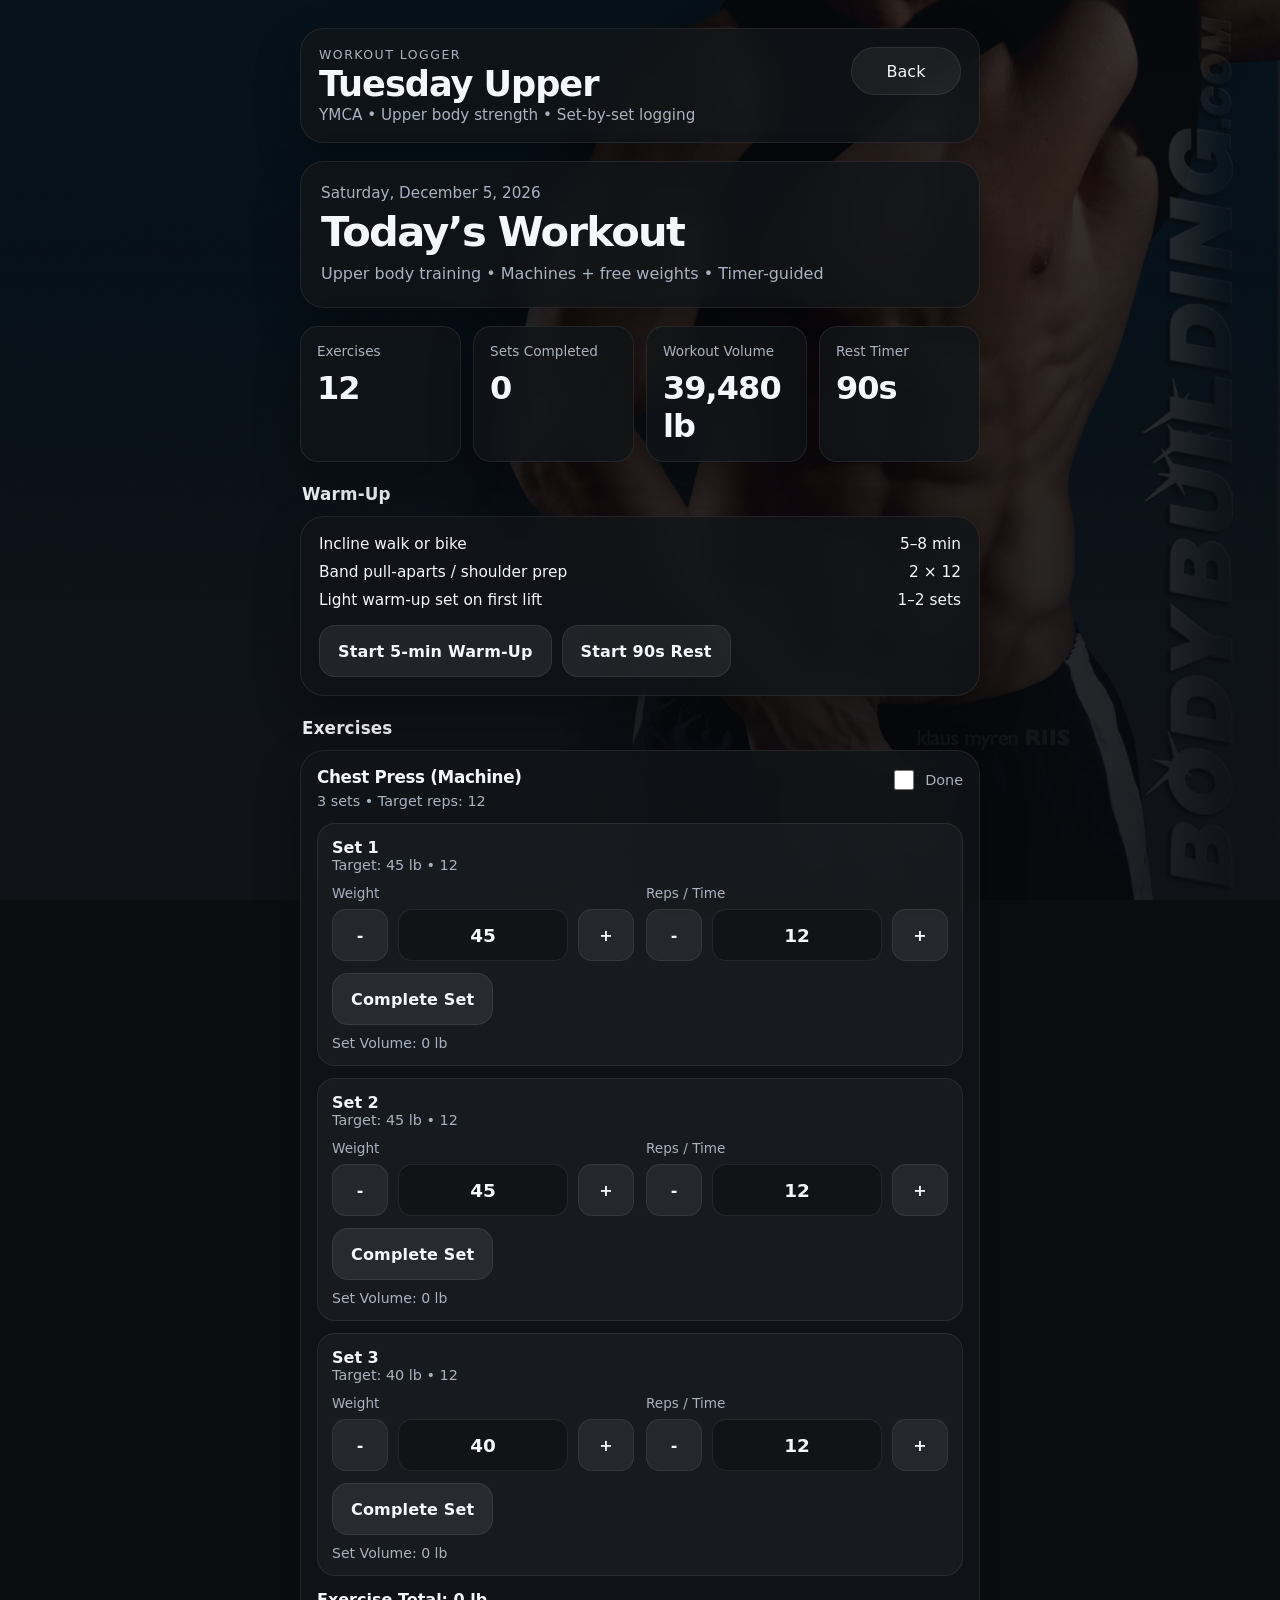
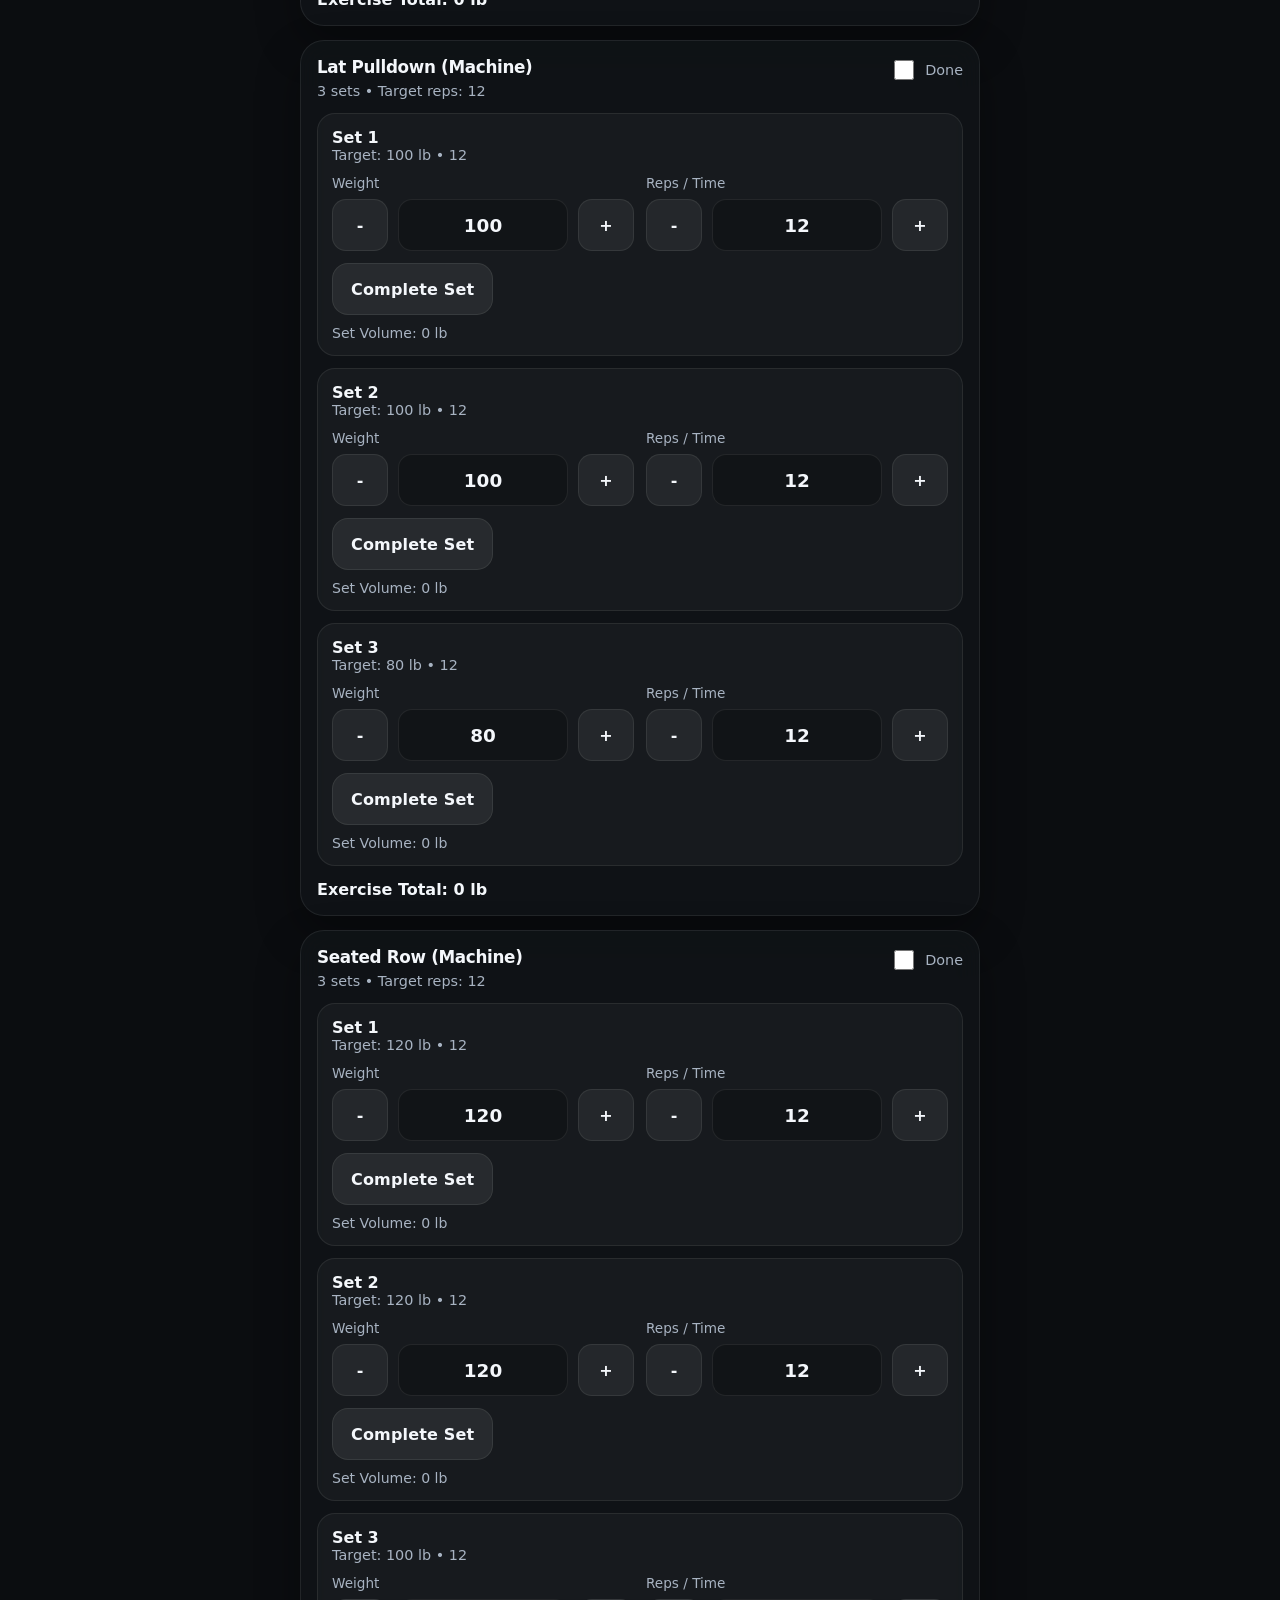
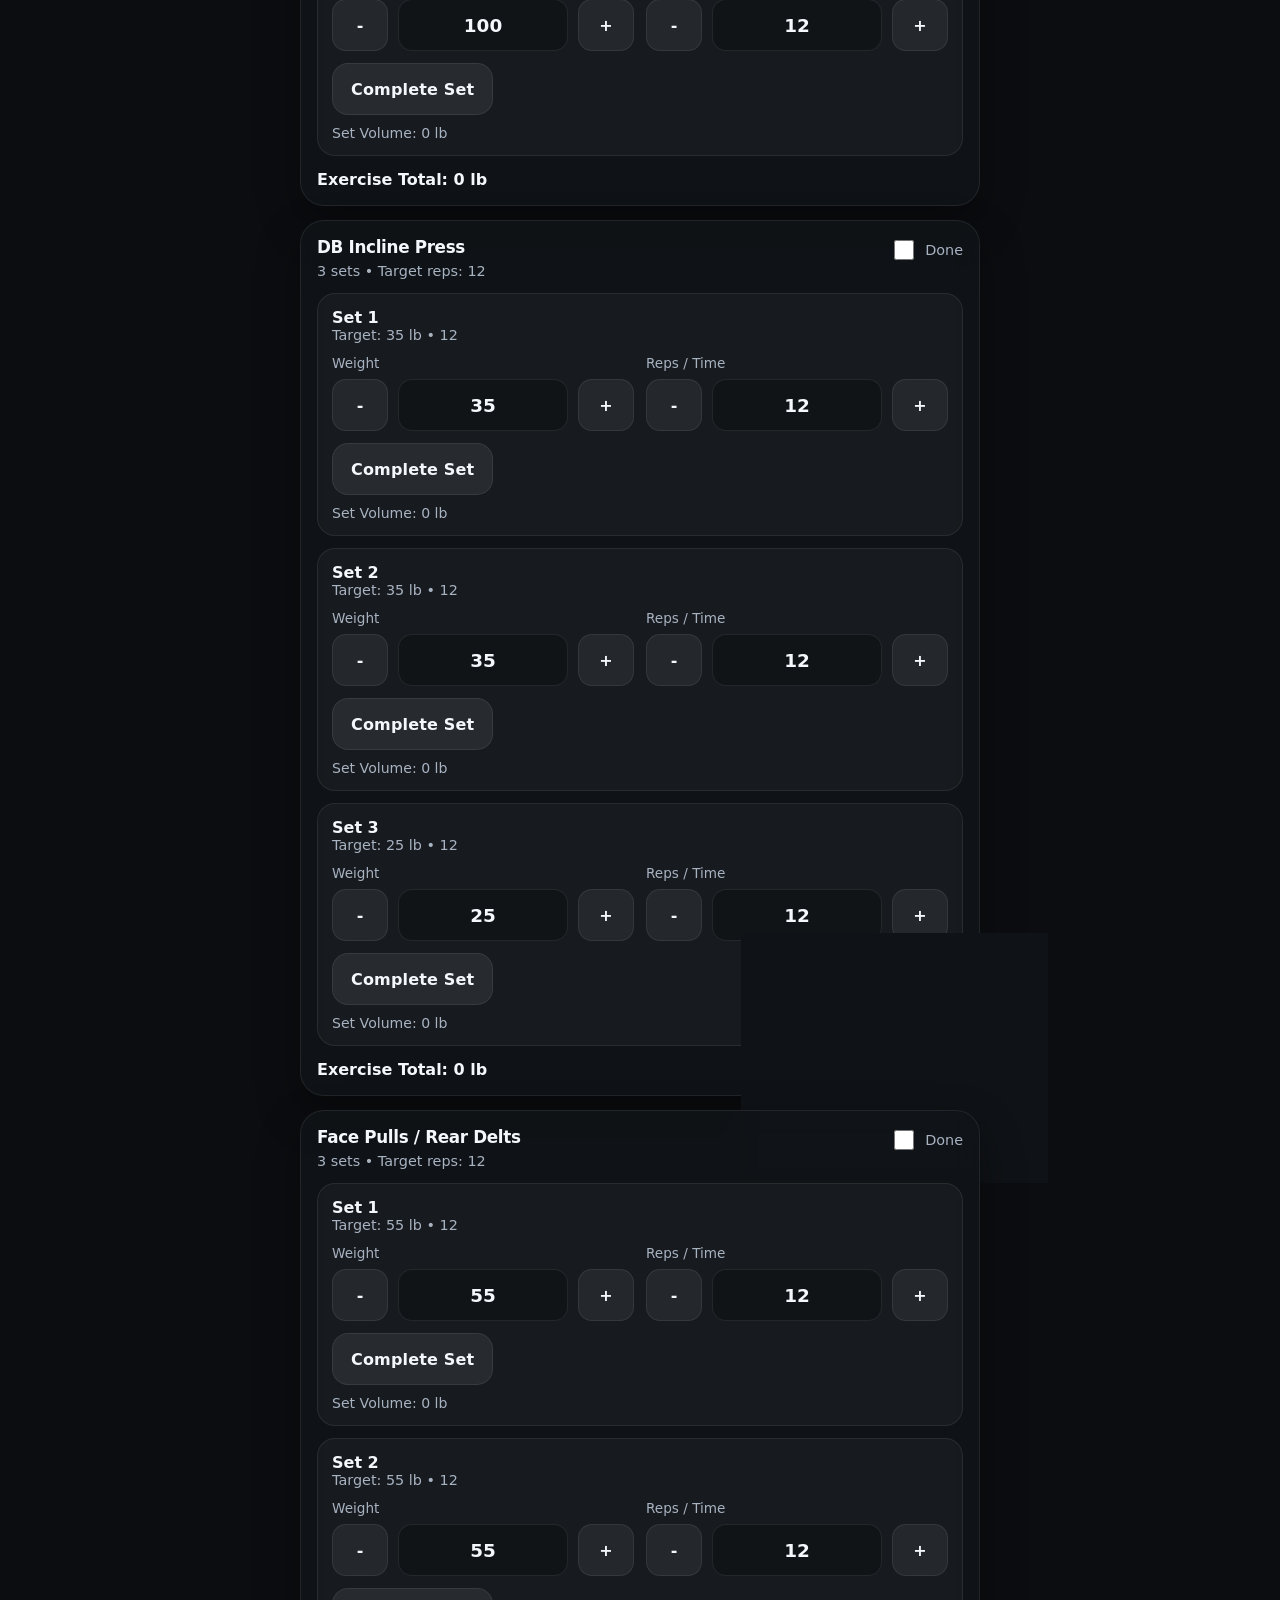
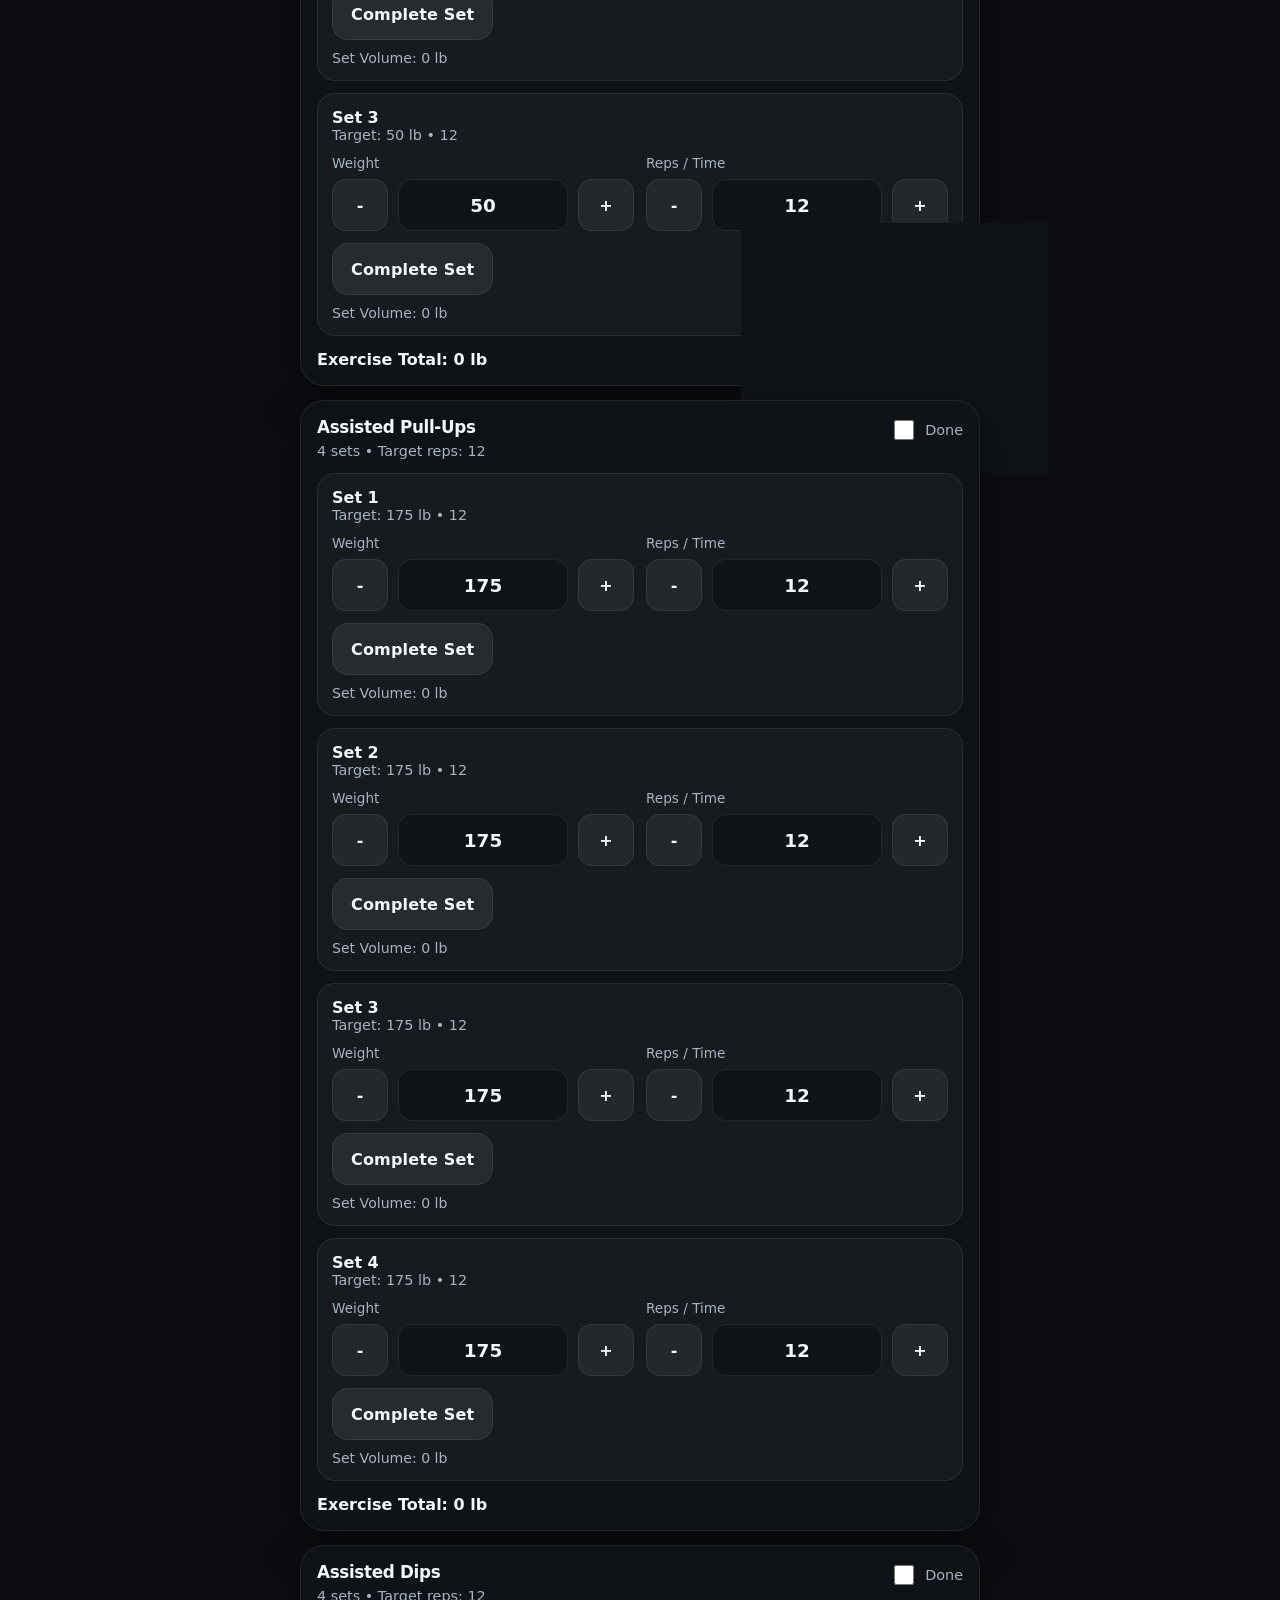
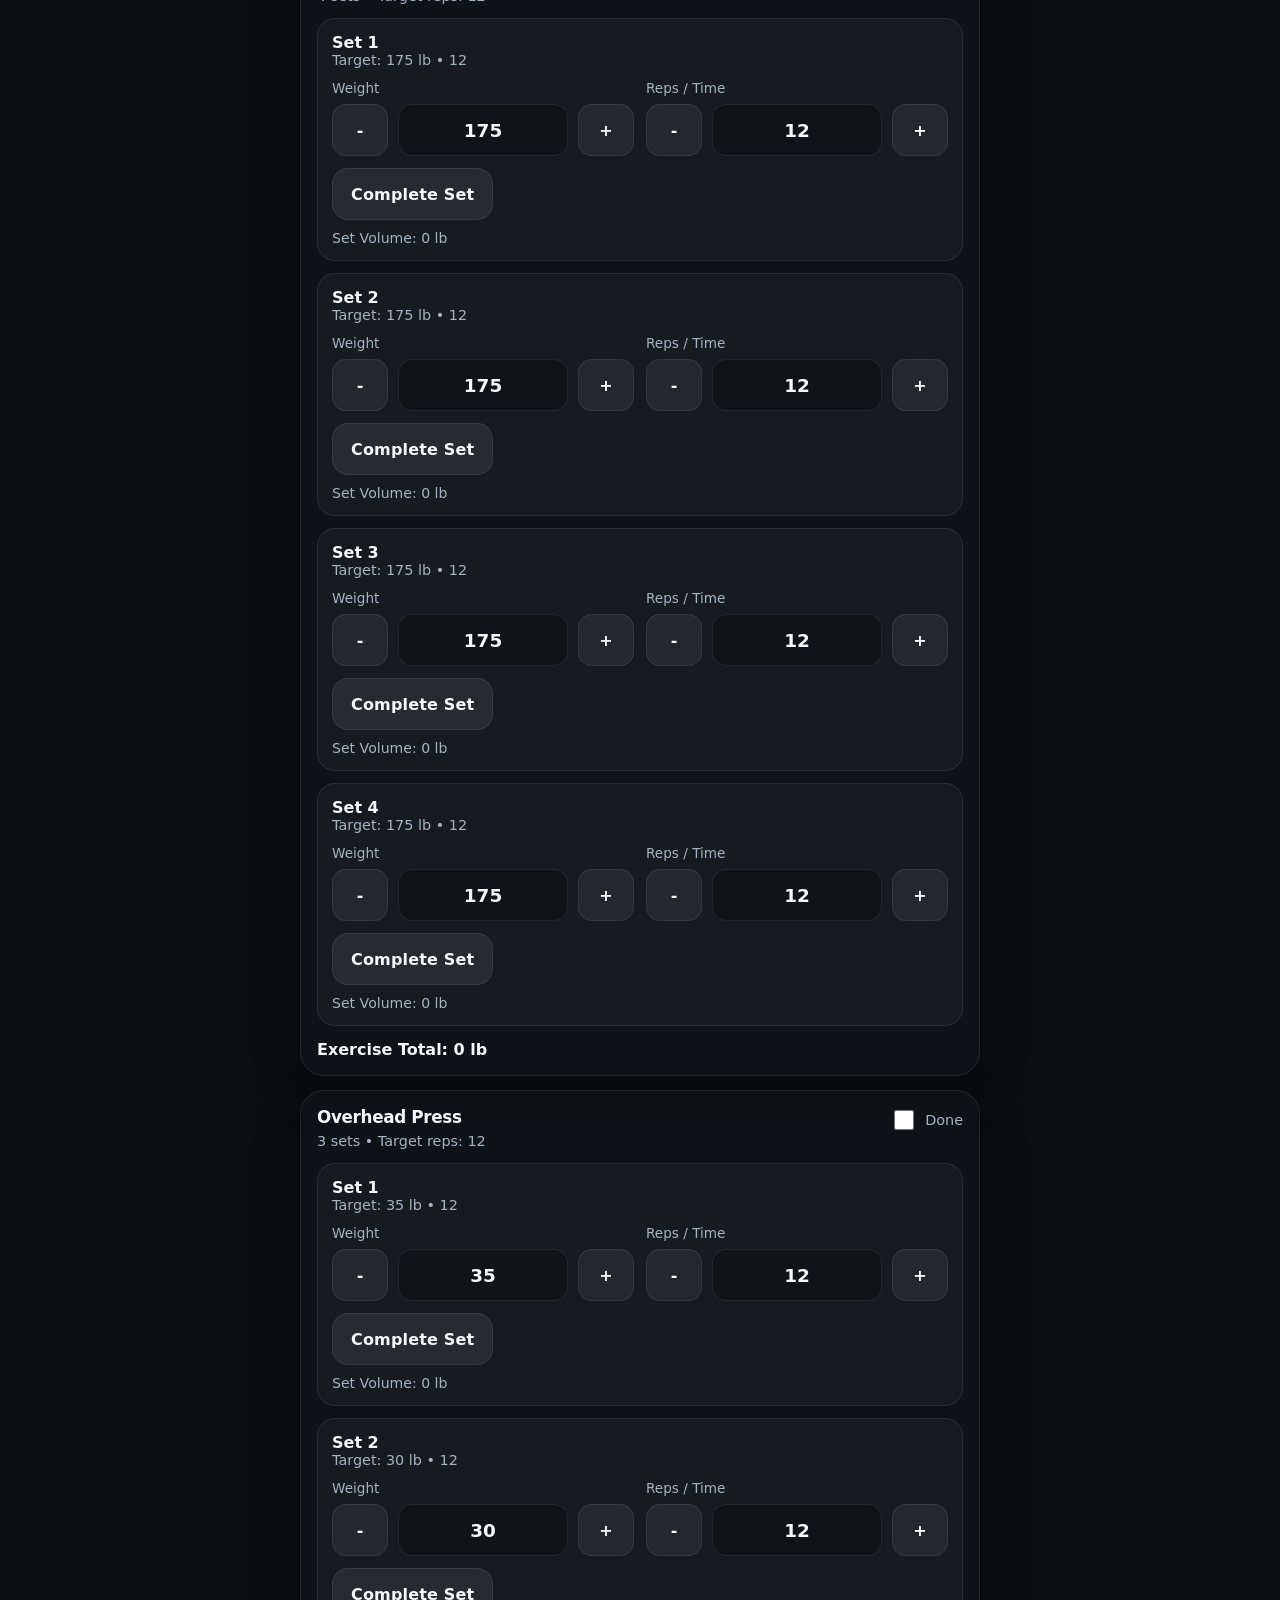
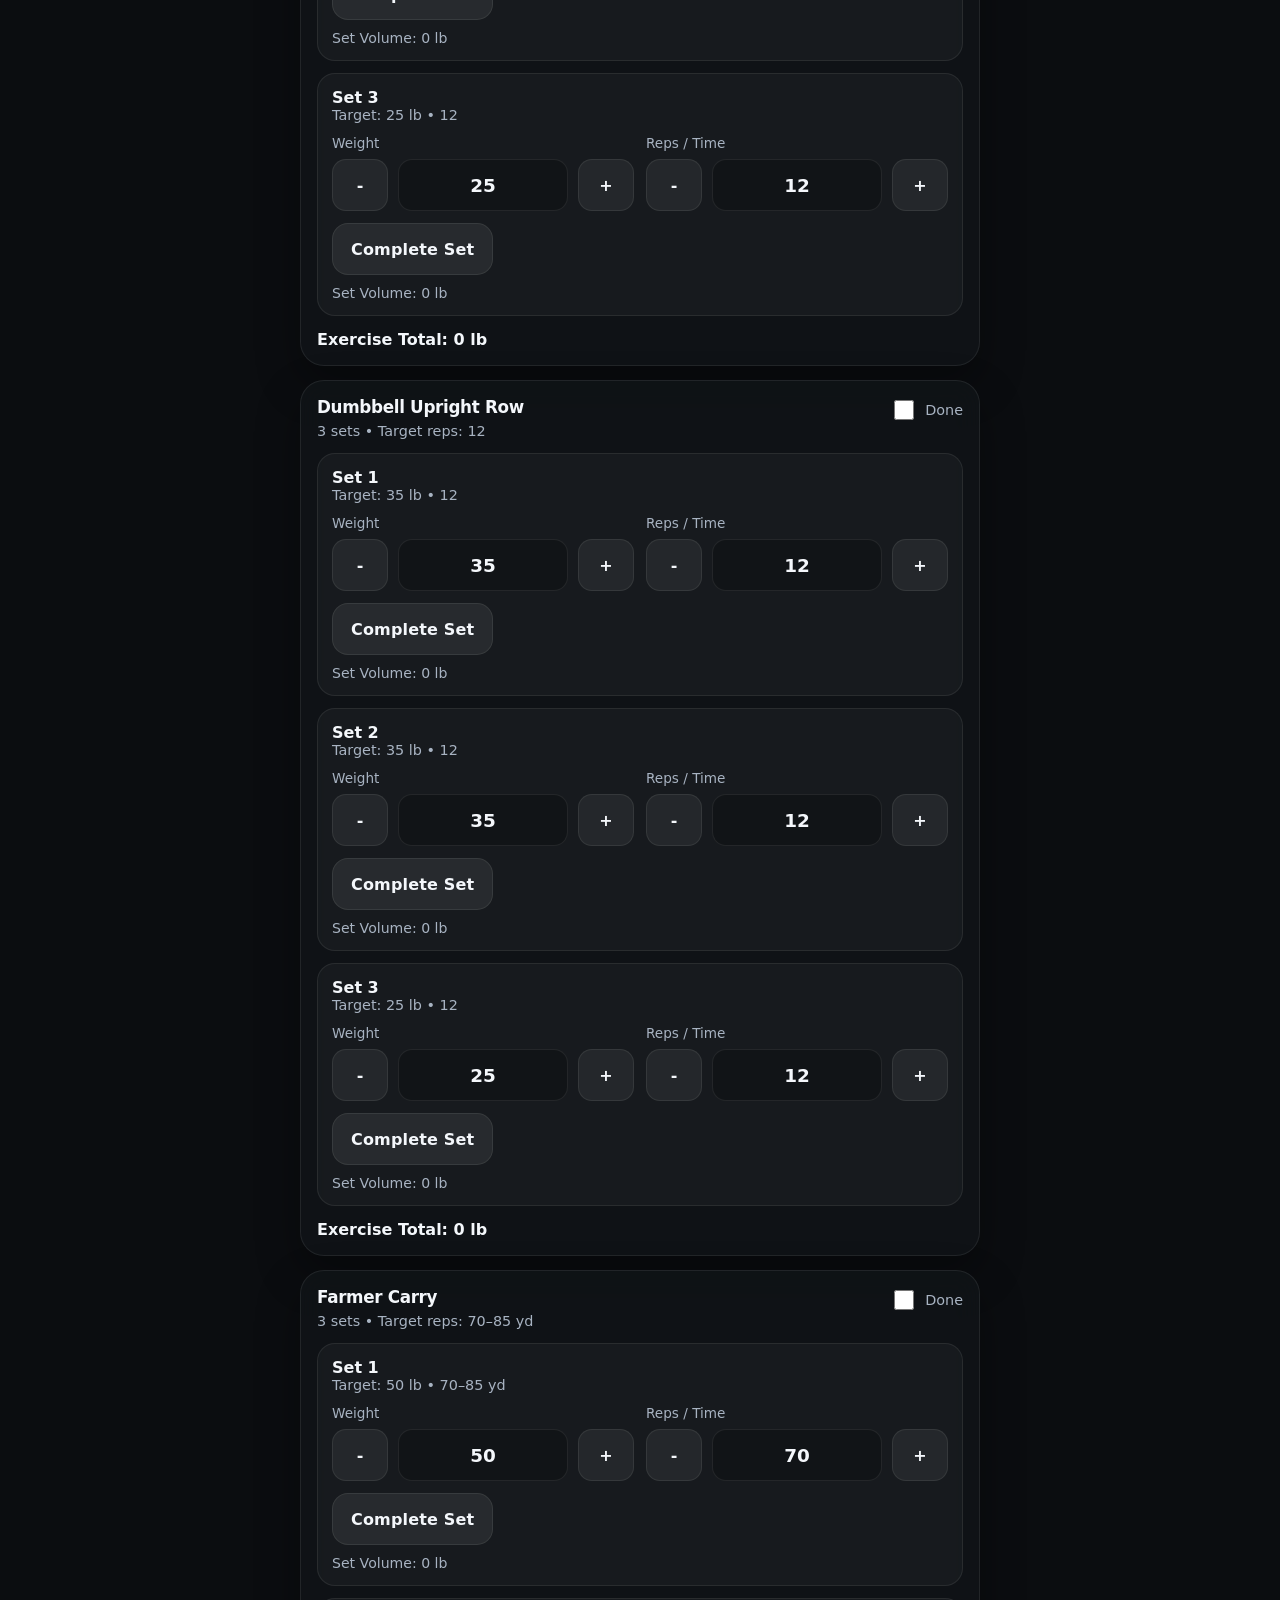
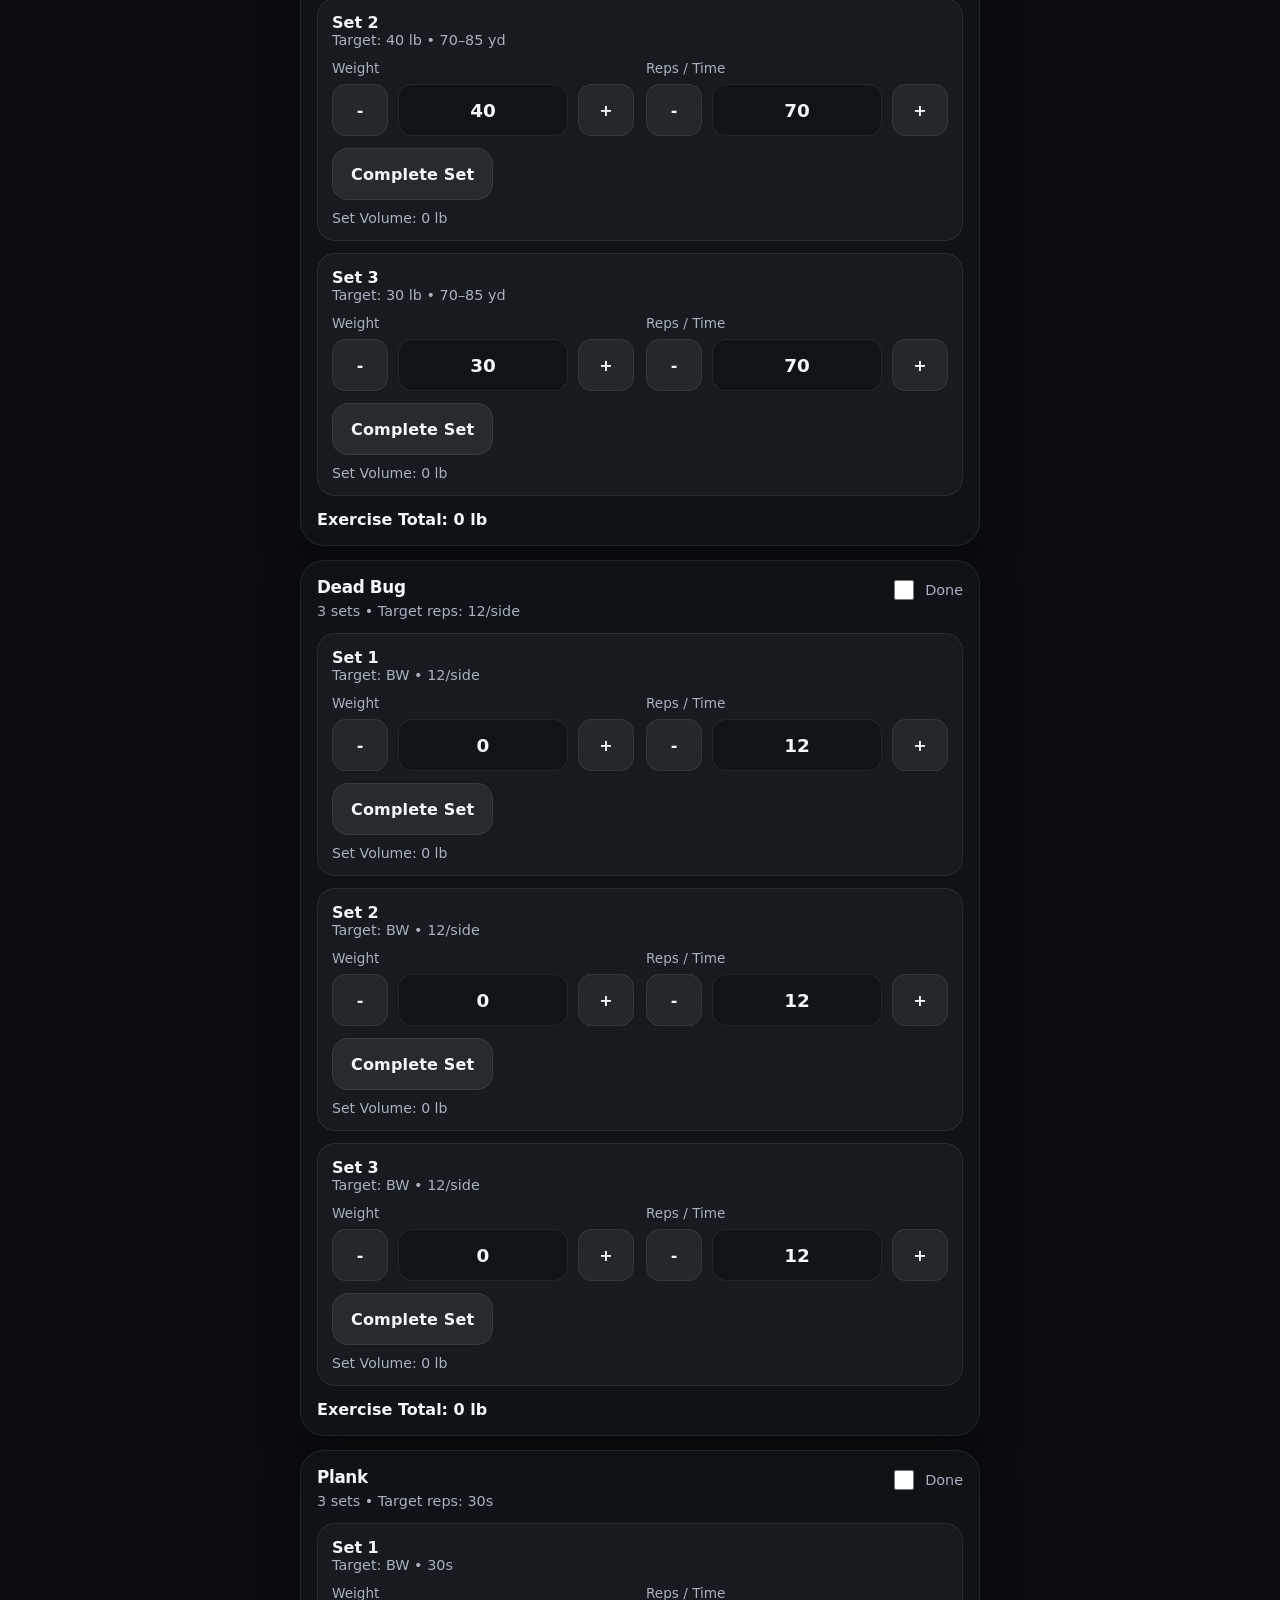
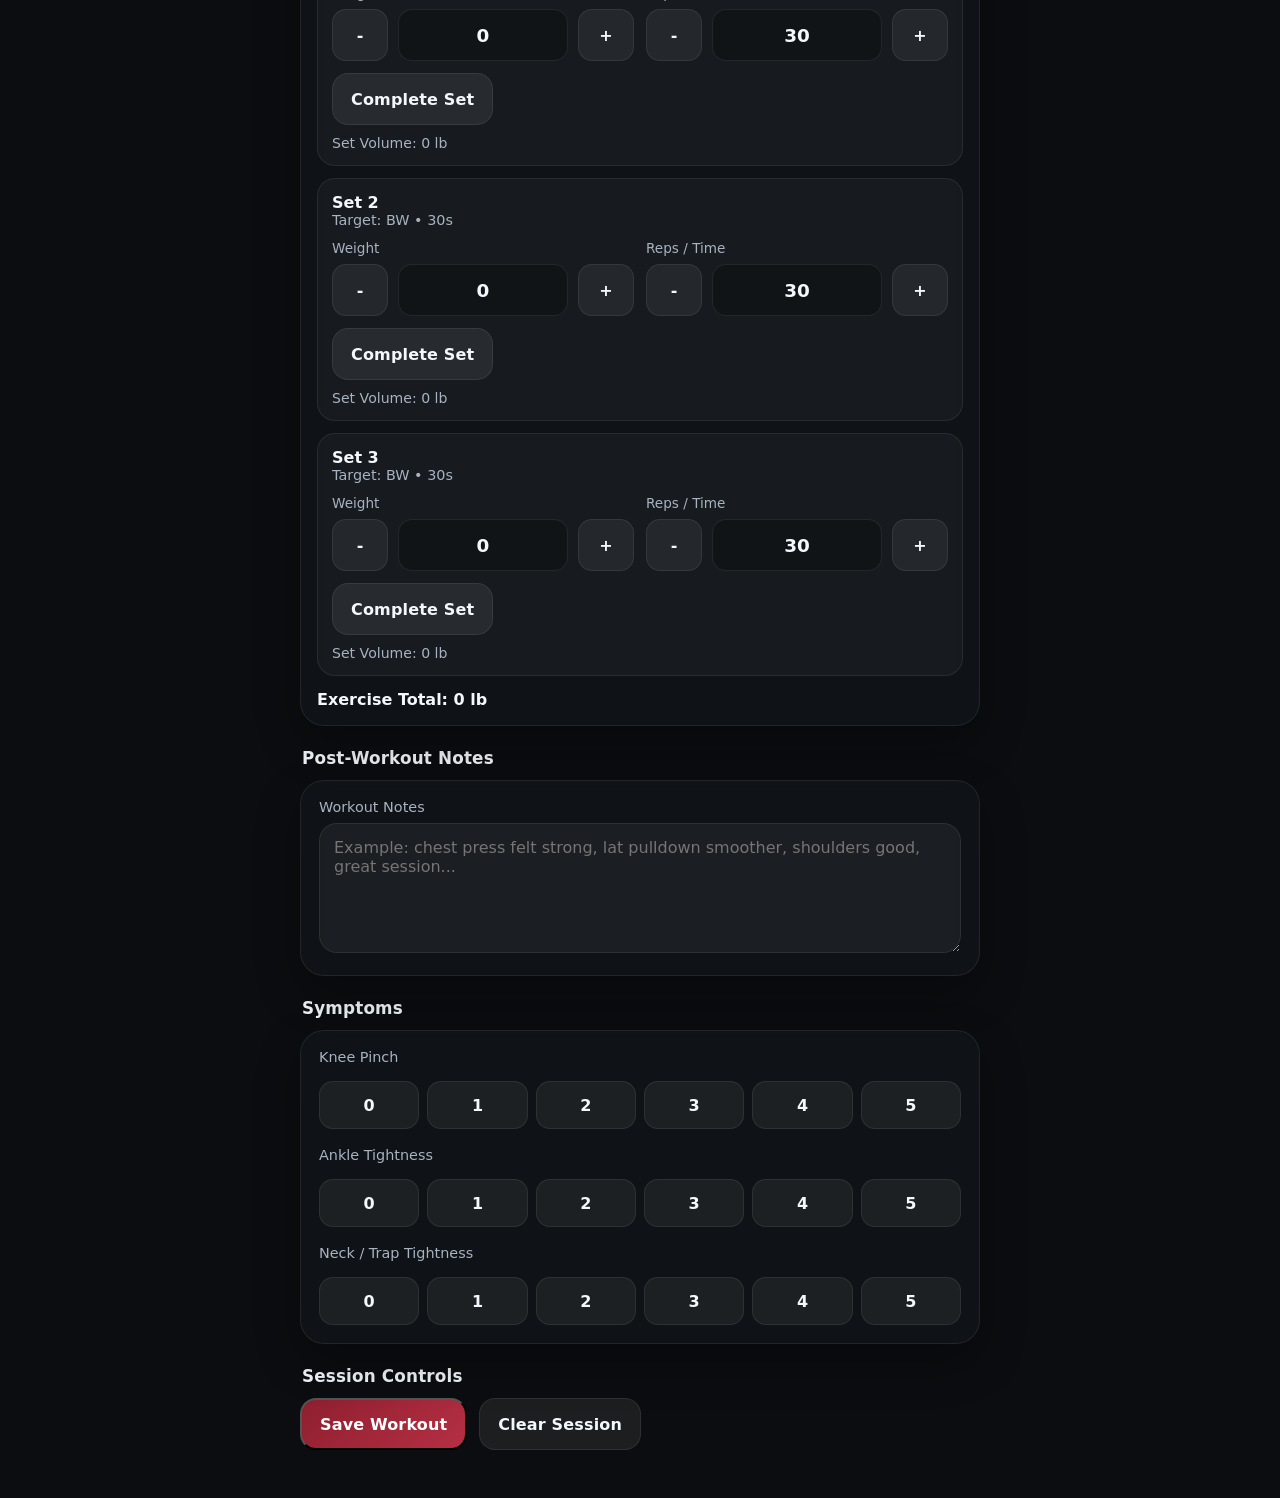
<file: tuesday_workout.html>
<!DOCTYPE html>
<html lang="en">
<head>
  <meta charset="UTF-8" />
  <meta
    name="viewport"
    content="width=device-width, initial-scale=1.0, viewport-fit=cover"
  />
  <title>Tuesday Workout | Adrian AlphaMale Transformation</title>
  <meta name="theme-color" content="#0d1218" />
  <link rel="stylesheet" href="assets/css/styles.css" />
</head>
<body>
  <div class="app-shell workout-shell">
    <div class="bg-base workout-bg-base"></div>
    <div class="bg-image workout-bg-image" aria-hidden="true"></div>
    <div class="bg-overlay workout-bg-overlay"></div>

    <main class="page">
      <header class="topbar glass">
        <div class="brand-block">
          <p class="eyebrow">Workout Logger</p>
          <h1>Tuesday Upper</h1>
          <p class="subtext">YMCA • Upper body strength • Set-by-set logging</p>
        </div>

        <a class="icon-btn nav-link-btn" href="index.html">Back</a>
      </header>

      <section class="hero glass">
        <div class="hero-copy">
          <p class="hero-date" id="loggerDate">Loading date...</p>
          <h2>Today’s Workout</h2>
          <p class="hero-subtitle">
            Upper body training • Machines + free weights • Timer-guided
          </p>
        </div>
      </section>

      <section class="logger-summary-grid">
        <article class="stat-card glass">
          <p class="stat-label">Exercises</p>
          <p class="stat-value" id="exerciseCount">0</p>
        </article>

        <article class="stat-card glass">
          <p class="stat-label">Sets Completed</p>
          <p class="stat-value" id="setsCompleted">0</p>
        </article>

        <article class="stat-card glass">
          <p class="stat-label">Workout Volume</p>
          <p class="stat-value" id="totalVolume">0 lb</p>
        </article>

        <article class="stat-card glass">
          <p class="stat-label">Rest Timer</p>
          <p class="stat-value" id="restTimerDisplay">90s</p>
        </article>
      </section>

      <section class="section-header">
        <h3>Warm-Up</h3>
      </section>

      <section class="glass workout-block">
        <div class="warmup-list">
          <div class="warmup-row">
            <span>Incline walk or bike</span>
            <span>5–8 min</span>
          </div>
          <div class="warmup-row">
            <span>Band pull-aparts / shoulder prep</span>
            <span>2 × 12</span>
          </div>
          <div class="warmup-row">
            <span>Light warm-up set on first lift</span>
            <span>1–2 sets</span>
          </div>
        </div>

        <div class="timer-controls">
          <button class="btn btn-secondary" id="startWarmupTimer">Start 5-min Warm-Up</button>
          <button class="btn btn-secondary" id="startRestTimer">Start 90s Rest</button>
        </div>
      </section>

      <section class="section-header">
        <h3>Exercises</h3>
      </section>

      <section id="exerciseList" class="exercise-list"></section>

      <section class="section-header">
        <h3>Post-Workout Notes</h3>
      </section>

      <section class="glass workout-block">
        <label class="form-label" for="workoutNotes">Workout Notes</label>
        <textarea
          id="workoutNotes"
          class="notes-box"
          rows="5"
          placeholder="Example: chest press felt strong, lat pulldown smoother, shoulders good, great session..."
        ></textarea>
      </section>

      <section class="section-header">
        <h3>Symptoms</h3>
      </section>

      <section class="glass workout-block symptoms-block">
        <div class="symptom-group">
          <label class="form-label">Knee Pinch</label>
          <div class="symptom-buttons" data-symptom="knee">
            <button type="button">0</button>
            <button type="button">1</button>
            <button type="button">2</button>
            <button type="button">3</button>
            <button type="button">4</button>
            <button type="button">5</button>
          </div>
        </div>

        <div class="symptom-group">
          <label class="form-label">Ankle Tightness</label>
          <div class="symptom-buttons" data-symptom="ankle">
            <button type="button">0</button>
            <button type="button">1</button>
            <button type="button">2</button>
            <button type="button">3</button>
            <button type="button">4</button>
            <button type="button">5</button>
          </div>
        </div>

        <div class="symptom-group">
          <label class="form-label">Neck / Trap Tightness</label>
          <div class="symptom-buttons" data-symptom="neck">
            <button type="button">0</button>
            <button type="button">1</button>
            <button type="button">2</button>
            <button type="button">3</button>
            <button type="button">4</button>
            <button type="button">5</button>
          </div>
        </div>
      </section>

      <section class="section-header">
        <h3>Session Controls</h3>
      </section>

      <section class="session-actions">
        <button class="btn btn-primary" id="saveWorkout">Save Workout</button>
        <button class="btn btn-secondary" id="clearWorkout">Clear Session</button>
      </section>
    </main>
  </div>

  <script src="assets/js/tuesday_workout.js"></script>
</body>
</html>
</file>
<file: assets/css/styles.css>
:root {
  --bg: #0b0d10;
  --bg-soft: #111418;
  --card: rgba(17, 20, 24, 0.8);
  --card-strong: rgba(12, 14, 17, 0.9);
  --line: rgba(255, 255, 255, 0.08);
  --text: #f4f7fb;
  --muted: #a8b3c2;
  --accent: #8e1f2f;
  --accent-2: #4f7ea6;
  --success: #1f6b45;
  --warning: #a56c16;
  --shadow: 0 18px 45px rgba(0, 0, 0, 0.32);
  --radius: 24px;
  --radius-sm: 18px;
  --max-width: 720px;
  --nav-height: 24px;
  --blur: 14px;
  --font: Inter, ui-sans-serif, system-ui, -apple-system, BlinkMacSystemFont, "Segoe UI", sans-serif;
}

* {
  box-sizing: border-box;
}

html {
  font-size: 16px;
  background: var(--bg);
}

body {
  margin: 0;
  color: var(--text);
  font-family: var(--font);
  background: var(--bg);
  min-height: 100vh;
}

a {
  color: inherit;
  text-decoration: none;
}

button,
input,
textarea,
select {
  font: inherit;
}

.app-shell {
  position: relative;
  min-height: 100vh;
  overflow-x: hidden;
  background: var(--bg);
}

.bg-base,
.bg-video,
.bg-overlay {
  position: fixed;
  inset: 0;
}

.bg-base {
  background:
    radial-gradient(circle at top right, rgba(142, 31, 47, 0.18), transparent 25%),
    radial-gradient(circle at bottom left, rgba(79, 126, 166, 0.16), transparent 28%),
    var(--bg);
  z-index: 0;
}

.bg-video {
  width: 100%;
  height: 100%;
  object-fit: cover;
  opacity: 0.5;
  z-index: 1;
  pointer-events: none;
}

.bg-overlay {
  background:
    linear-gradient(to bottom, rgba(6, 8, 10, 0.35), rgba(6, 8, 10, 0.7)),
    rgba(6, 8, 10, 0.3);
  z-index: 2;
}

.page {
  position: relative;
  z-index: 3;
  width: min(100%, var(--max-width));
  margin: 0 auto;
  padding: 20px 16px 40px;
}

.glass {
  background: var(--card);
  border: 1px solid var(--line);
  backdrop-filter: blur(var(--blur));
  -webkit-backdrop-filter: blur(var(--blur));
  box-shadow: var(--shadow);
}

.topbar {
  border-radius: var(--radius);
  padding: 18px 18px;
  display: flex;
  align-items: flex-start;
  justify-content: space-between;
  gap: 16px;
}

.brand-block h1 {
  margin: 4px 0 4px;
  font-size: clamp(1.5rem, 4vw, 2.2rem);
  line-height: 1.02;
  letter-spacing: -0.03em;
}

.eyebrow {
  margin: 0;
  font-size: 0.78rem;
  text-transform: uppercase;
  letter-spacing: 0.12em;
  color: var(--muted);
}

.subtext {
  margin: 0;
  color: var(--muted);
  font-size: 0.95rem;
}

.icon-btn {
  min-width: 110px;
  min-height: 48px;
  border-radius: 999px;
  border: 1px solid var(--line);
  background: rgba(255, 255, 255, 0.06);
  color: var(--text);
  padding: 0 16px;
  cursor: pointer;
}

.hero {
  margin-top: 18px;
  border-radius: var(--radius);
  padding: 22px 20px;
}

.hero-date {
  margin: 0 0 10px;
  color: var(--muted);
  font-size: 0.95rem;
}

.hero h2 {
  margin: 0;
  font-size: clamp(1.7rem, 5vw, 2.6rem);
  line-height: 0.98;
  letter-spacing: -0.04em;
}

.hero-subtitle {
  margin: 10px 0 0;
  color: var(--muted);
  font-size: 1rem;
  line-height: 1.4;
}

.hero-actions {
  display: flex;
  gap: 12px;
  margin-top: 18px;
  flex-wrap: wrap;
}

.btn {
  min-height: 52px;
  border-radius: 16px;
  display: inline-flex;
  align-items: center;
  justify-content: center;
  padding: 0 18px;
  font-weight: 700;
  letter-spacing: 0.01em;
}

.btn-primary {
  background: linear-gradient(135deg, var(--accent), #b62f43);
  color: #fff;
}

.btn-secondary {
  background: rgba(255, 255, 255, 0.07);
  border: 1px solid var(--line);
  color: var(--text);
}

.stats-grid {
  margin-top: 18px;
  display: grid;
  grid-template-columns: repeat(2, minmax(0, 1fr));
  gap: 12px;
}

.stat-card {
  border-radius: var(--radius-sm);
  padding: 16px;
}

.stat-label {
  margin: 0;
  color: var(--muted);
  font-size: 0.85rem;
}

.stat-value {
  margin: 10px 0 0;
  font-size: clamp(1.25rem, 5vw, 2rem);
  font-weight: 800;
  letter-spacing: -0.03em;
}

.section-header {
  margin-top: 22px;
  padding: 0 2px;
}

.section-header h3 {
  margin: 0;
  font-size: 1.05rem;
  letter-spacing: 0.01em;
}

.quick-actions-grid {
  margin-top: 12px;
  display: grid;
  grid-template-columns: 1fr;
  gap: 12px;
}

.action-card {
  border-radius: var(--radius-sm);
  padding: 18px;
  display: flex;
  flex-direction: column;
  gap: 6px;
  min-height: 86px;
}

.action-title {
  font-size: 1rem;
  font-weight: 700;
}

.action-meta {
  color: var(--muted);
  font-size: 0.9rem;
}

.calendar-preview {
  margin-top: 12px;
  display: grid;
  grid-template-columns: repeat(2, minmax(0, 1fr));
  gap: 12px;
}

.day-card {
  border-radius: 18px;
  padding: 16px;
  min-height: 96px;
}

.day-name {
  margin: 0;
  color: var(--muted);
  font-size: 0.85rem;
  text-transform: uppercase;
  letter-spacing: 0.12em;
}

.day-workout {
  margin: 10px 0 6px;
  font-size: 1rem;
  font-weight: 700;
}

.day-time {
  margin: 0;
  color: var(--muted);
  font-size: 0.9rem;
}

.is-complete {
  border-color: rgba(31, 107, 69, 0.55);
  background: rgba(19, 43, 30, 0.65);
}

.is-active {
  border-color: rgba(142, 31, 47, 0.55);
  background: rgba(54, 18, 24, 0.72);
}

.is-planned {
  border-color: rgba(79, 126, 166, 0.5);
}

.focus-card {
  margin-top: 12px;
  border-radius: var(--radius);
  padding: 20px;
}

.focus-label {
  margin: 0 0 8px;
  color: var(--muted);
  font-size: 0.85rem;
  text-transform: uppercase;
  letter-spacing: 0.1em;
}

.focus-card h3 {
  margin: 0 0 10px;
  font-size: 1.4rem;
  letter-spacing: -0.03em;
}

.focus-card p:last-child {
  margin: 0;
  color: #dce4ee;
  line-height: 1.55;
}

@media (min-width: 700px) {
  .page {
    padding: 28px 20px 48px;
  }

  .stats-grid {
    grid-template-columns: repeat(4, minmax(0, 1fr));
  }

  .quick-actions-grid {
    grid-template-columns: repeat(2, minmax(0, 1fr));
  }

  .calendar-preview {
    grid-template-columns: repeat(4, minmax(0, 1fr));
  }
}

@media (prefers-reduced-motion: reduce) {
  .bg-video {
    display: none;
  }
}

/* =========================
   WORKOUT LOGGER
========================= */

.workout-bg-base {
  background: #0d1218;
}

.workout-bg-image {
  position: fixed;
  inset: 0;
  z-index: 1;
  background-image: url("../media/goals/body_goal_2.webp");
  background-size: cover;
  background-position: center center;
  background-repeat: no-repeat;
  opacity: 0.5;
  pointer-events: none;
}

.workout-bg-overlay {
  background:
    linear-gradient(to bottom, rgba(8, 10, 14, 0.4), rgba(8, 10, 14, 0.72)),
    rgba(7, 9, 12, 0.34);
  z-index: 2;
}

.nav-link-btn {
  display: inline-flex;
  align-items: center;
  justify-content: center;
  text-decoration: none;
}

.logger-summary-grid {
  margin-top: 18px;
  display: grid;
  grid-template-columns: repeat(2, minmax(0, 1fr));
  gap: 12px;
}

.workout-block {
  margin-top: 12px;
  border-radius: var(--radius);
  padding: 18px;
}

.warmup-list {
  display: grid;
  gap: 10px;
}

.warmup-row {
  display: flex;
  justify-content: space-between;
  gap: 16px;
  color: var(--text);
  font-size: 0.96rem;
}

.timer-controls {
  margin-top: 16px;
  display: flex;
  flex-wrap: wrap;
  gap: 10px;
}

.exercise-list {
  margin-top: 12px;
  display: grid;
  gap: 14px;
}

.exercise-card {
  border-radius: var(--radius);
  padding: 16px;
}

.exercise-header {
  display: flex;
  justify-content: space-between;
  gap: 12px;
  align-items: flex-start;
}

.exercise-name {
  margin: 0;
  font-size: 1.05rem;
  font-weight: 800;
  letter-spacing: -0.02em;
}

.exercise-meta {
  margin: 6px 0 0;
  color: var(--muted);
  font-size: 0.9rem;
}

.exercise-complete {
  display: flex;
  align-items: center;
  gap: 8px;
  white-space: nowrap;
  color: var(--muted);
  font-size: 0.9rem;
}

.exercise-complete input {
  width: 20px;
  height: 20px;
}

.set-list {
  margin-top: 14px;
  display: grid;
  gap: 12px;
}

.set-card {
  border: 1px solid var(--line);
  border-radius: 18px;
  padding: 14px;
  background: rgba(255, 255, 255, 0.035);
}

.set-top {
  display: flex;
  justify-content: space-between;
  gap: 12px;
  margin-bottom: 12px;
}

.set-title {
  font-weight: 700;
}

.set-target {
  color: var(--muted);
  font-size: 0.9rem;
}

.set-input-grid {
  display: grid;
  grid-template-columns: 1fr;
  gap: 12px;
}

.set-control {
  display: grid;
  gap: 8px;
}

.set-control label {
  color: var(--muted);
  font-size: 0.85rem;
}

.stepper {
  display: grid;
  grid-template-columns: 56px 1fr 56px;
  gap: 10px;
  align-items: center;
}

.stepper button {
  min-height: 52px;
  border: 1px solid var(--line);
  border-radius: 14px;
  background: rgba(255, 255, 255, 0.06);
  color: var(--text);
  font-size: 1rem;
  font-weight: 700;
  cursor: pointer;
}

.stepper-value {
  min-height: 52px;
  border-radius: 14px;
  border: 1px solid var(--line);
  background: rgba(0, 0, 0, 0.22);
  display: flex;
  align-items: center;
  justify-content: center;
  font-size: 1.15rem;
  font-weight: 800;
}

.set-actions {
  margin-top: 12px;
  display: flex;
  flex-wrap: wrap;
  gap: 10px;
}

.set-volume {
  margin-top: 10px;
  color: var(--muted);
  font-size: 0.88rem;
}

.exercise-footer {
  margin-top: 14px;
  display: flex;
  justify-content: space-between;
  gap: 12px;
  align-items: center;
  flex-wrap: wrap;
}

.exercise-total {
  color: var(--text);
  font-weight: 700;
}

.form-label {
  display: block;
  margin-bottom: 8px;
  color: var(--muted);
  font-size: 0.9rem;
}

.notes-box {
  width: 100%;
  border-radius: 18px;
  border: 1px solid var(--line);
  background: rgba(255, 255, 255, 0.05);
  color: var(--text);
  padding: 14px;
  resize: vertical;
  min-height: 130px;
}

.symptoms-block {
  display: grid;
  gap: 18px;
}

.symptom-group {
  display: grid;
  gap: 8px;
}

.symptom-buttons {
  display: grid;
  grid-template-columns: repeat(6, minmax(0, 1fr));
  gap: 8px;
}

.symptom-buttons button {
  min-height: 48px;
  border-radius: 14px;
  border: 1px solid var(--line);
  background: rgba(255, 255, 255, 0.06);
  color: var(--text);
  font-weight: 700;
  cursor: pointer;
}

.symptom-buttons button.active {
  background: linear-gradient(135deg, var(--accent), #b62f43);
  border-color: transparent;
  color: #fff;
}

.session-actions {
  margin-top: 12px;
  display: flex;
  flex-wrap: wrap;
  gap: 12px;
}

@media (min-width: 700px) {
  .logger-summary-grid {
    grid-template-columns: repeat(4, minmax(0, 1fr));
  }

  .set-input-grid {
    grid-template-columns: repeat(2, minmax(0, 1fr));
  }
}

/* =========================
   WEEKLY CALENDAR
========================= */

.calendar-bg-base {
  background: #111317;
}

.calendar-bg-image {
  position: fixed;
  inset: 0;
  z-index: 1;
  background-image: url("../media/goals/body_goal_6.webp");
  background-size: cover;
  background-position: center center;
  background-repeat: no-repeat;
  opacity: 0.5;
  pointer-events: none;
}

.calendar-bg-overlay {
  background:
    linear-gradient(to bottom, rgba(8, 10, 12, 0.30), rgba(8, 10, 12, 0.68)),
    rgba(8, 10, 12, 0.22);
  z-index: 2;
}

.calendar-summary-grid {
  margin-top: 18px;
  display: grid;
  grid-template-columns: repeat(2, minmax(0, 1fr));
  gap: 12px;
}

.calendar-week-list {
  margin-top: 12px;
  display: grid;
  gap: 14px;
}

.calendar-day-card {
  border-radius: var(--radius);
  padding: 18px;
  transition: transform 160ms ease, border-color 160ms ease, background 160ms ease;
}

.calendar-day-card:hover {
  transform: translateY(-2px);
}

.calendar-day-card.today {
  border-color: rgba(142, 31, 47, 0.55);
  background: rgba(54, 18, 24, 0.76);
}

.calendar-day-card.completed {
  border-color: rgba(31, 107, 69, 0.55);
  background: rgba(19, 43, 30, 0.68);
}

.calendar-day-card.planned {
  border-color: rgba(79, 126, 166, 0.45);
}

.calendar-day-card.recovery {
  border-color: rgba(255, 255, 255, 0.08);
  background: rgba(28, 32, 38, 0.84);
}

.calendar-day-top {
  display: flex;
  justify-content: space-between;
  gap: 12px;
  align-items: flex-start;
}

.calendar-day-label {
  display: grid;
  gap: 8px;
}

.calendar-day-name {
  margin: 0;
  color: var(--muted);
  font-size: 0.82rem;
  text-transform: uppercase;
  letter-spacing: 0.14em;
}

.calendar-day-title {
  margin: 0;
  font-size: 1.2rem;
  font-weight: 800;
  letter-spacing: -0.03em;
}

.calendar-day-subtitle {
  margin: 0;
  color: var(--muted);
  font-size: 0.95rem;
  line-height: 1.45;
}

.status-badge {
  min-height: 34px;
  padding: 0 12px;
  border-radius: 999px;
  display: inline-flex;
  align-items: center;
  justify-content: center;
  font-size: 0.78rem;
  font-weight: 800;
  letter-spacing: 0.08em;
  text-transform: uppercase;
  white-space: nowrap;
}

.status-badge.done {
  background: rgba(31, 107, 69, 0.22);
  border: 1px solid rgba(31, 107, 69, 0.5);
  color: #dff5e8;
}

.status-badge.today {
  background: rgba(142, 31, 47, 0.24);
  border: 1px solid rgba(142, 31, 47, 0.55);
  color: #ffe2e7;
}

.status-badge.planned {
  background: rgba(79, 126, 166, 0.18);
  border: 1px solid rgba(79, 126, 166, 0.42);
  color: #e4eef8;
}

.status-badge.recovery {
  background: rgba(57, 66, 77, 0.24);
  border: 1px solid rgba(255, 255, 255, 0.08);
  color: #d3dae4;
}

.calendar-day-body {
  margin-top: 14px;
  display: grid;
  gap: 10px;
}

.calendar-notes-preview {
  color: #dbe3ec;
  line-height: 1.5;
  font-size: 0.94rem;
}

.calendar-meta-row {
  display: flex;
  flex-wrap: wrap;
  gap: 10px;
}

.calendar-meta-pill {
  min-height: 34px;
  padding: 0 12px;
  border-radius: 999px;
  display: inline-flex;
  align-items: center;
  font-size: 0.82rem;
  color: var(--muted);
  border: 1px solid var(--line);
  background: rgba(255, 255, 255, 0.04);
}

.calendar-expand-toggle {
  margin-top: 2px;
  align-self: flex-start;
  min-height: 42px;
  padding: 0 14px;
  border-radius: 14px;
  border: 1px solid var(--line);
  background: rgba(255, 255, 255, 0.06);
  color: var(--text);
  font-weight: 700;
  cursor: pointer;
}

.calendar-day-details {
  margin-top: 14px;
  padding-top: 14px;
  border-top: 1px solid var(--line);
  display: none;
  gap: 12px;
}

.calendar-day-details.open {
  display: grid;
}

.calendar-detail-block {
  border-radius: 18px;
  border: 1px solid var(--line);
  background: rgba(255, 255, 255, 0.035);
  padding: 14px;
}

.calendar-detail-label {
  margin: 0 0 8px;
  color: var(--muted);
  font-size: 0.82rem;
  text-transform: uppercase;
  letter-spacing: 0.12em;
}

.calendar-detail-text {
  margin: 0;
  color: var(--text);
  line-height: 1.5;
}

.calendar-day-actions {
  display: flex;
  flex-wrap: wrap;
  gap: 10px;
}

.calendar-day-actions .btn {
  min-height: 46px;
}

.calendar-day-link.disabled {
  opacity: 0.65;
  pointer-events: none;
}

@media (min-width: 700px) {
  .calendar-summary-grid {
    grid-template-columns: repeat(4, minmax(0, 1fr));
  }
}

/* =========================
   ROUTES PAGE
========================= */

.routes-bg-base {
  background:
    radial-gradient(circle at top center, rgba(26, 95, 184, 0.40), transparent 36%),
    radial-gradient(circle at left center, rgba(39, 141, 191, 0.22), transparent 32%),
    radial-gradient(circle at bottom left, rgba(73, 95, 110, 0.22), transparent 30%),
    linear-gradient(180deg, #0a1a2b 0%, #0f2230 38%, #15181d 100%);
}

.routes-bg-image {
  position: fixed;
  inset: 0;
  z-index: 1;
  background-image: url("../media/backgrounds/mt_whitney_summit.webp");
  background-size: cover;
  background-position: center center;
  background-repeat: no-repeat;
  opacity: 0.75;
  pointer-events: none;
}

.routes-bg-overlay {
  background:
    linear-gradient(to bottom, rgba(7, 10, 14, 0.20), rgba(7, 10, 14, 0.62)),
    rgba(7, 10, 14, 0.16);
  z-index: 2;
}

.routes-summary-grid {
  margin-top: 18px;
  display: grid;
  grid-template-columns: repeat(2, minmax(0, 1fr));
  gap: 12px;
}

.routes-map-shell,
.route-detail-panel,
.analyzer-shell,
.chart-shell,
.tracking-shell {
  margin-top: 12px;
  border-radius: var(--radius);
  padding: 18px;
}

.map-stage {
  position: relative;
}

.map-placeholder {
  position: relative;
  min-height: 360px;
  border-radius: 24px;
  overflow: hidden;
  border: 1px solid var(--line);
  background:
    linear-gradient(180deg, rgba(10, 24, 42, 0.88) 0%, rgba(20, 24, 30, 0.92) 100%);
}

.map-overlay-grid {
  position: absolute;
  inset: 0;
  background-image:
    linear-gradient(rgba(255,255,255,0.04) 1px, transparent 1px),
    linear-gradient(90deg, rgba(255,255,255,0.04) 1px, transparent 1px);
  background-size: 48px 48px;
  opacity: 0.4;
}

.route-line {
  position: absolute;
  inset: auto;
  border-radius: 999px;
  opacity: 0.95;
  filter: drop-shadow(0 0 6px rgba(0,0,0,0.35));
}

.route-line-green {
  width: 38%;
  height: 6px;
  background: #2ecc71;
  top: 62%;
  left: 12%;
  transform: rotate(-16deg);
}

.route-line-orange {
  width: 42%;
  height: 6px;
  background: #ff9f1a;
  top: 45%;
  left: 22%;
  transform: rotate(9deg);
}

.route-line-cyan {
  width: 30%;
  height: 6px;
  background: #2ed3ff;
  top: 72%;
  left: 50%;
  transform: rotate(-8deg);
}

.route-line-yellow {
  width: 34%;
  height: 6px;
  background: #ffd64d;
  top: 28%;
  left: 54%;
  transform: rotate(15deg);
}

.route-line-red {
  width: 48%;
  height: 6px;
  background: #ff4c4c;
  top: 18%;
  left: 18%;
  transform: rotate(-6deg);
}

.route-line-purple {
  width: 24%;
  height: 6px;
  background: #a86cff;
  top: 56%;
  left: 60%;
  transform: rotate(21deg);
}

.map-center-label {
  position: absolute;
  left: 50%;
  top: 50%;
  transform: translate(-50%, -50%);
  color: rgba(255,255,255,0.88);
  font-size: 1rem;
  font-weight: 800;
  letter-spacing: 0.02em;
  text-align: center;
  padding: 10px 14px;
  border-radius: 14px;
  background: rgba(0,0,0,0.24);
  border: 1px solid rgba(255,255,255,0.08);
}

.routes-legend {
  margin-top: 14px;
  display: flex;
  flex-wrap: wrap;
  gap: 10px;
}

.legend-pill {
  min-height: 40px;
  padding: 0 14px;
  border-radius: 999px;
  border: 1px solid var(--line);
  background: rgba(255, 255, 255, 0.06);
  color: var(--text);
  font-weight: 700;
  cursor: pointer;
}

.legend-pill.active {
  box-shadow: 0 0 0 2px rgba(255,255,255,0.08) inset;
}

.legend-green.active { background: rgba(46, 204, 113, 0.2); }
.legend-orange.active { background: rgba(255, 159, 26, 0.2); }
.legend-cyan.active { background: rgba(46, 211, 255, 0.2); }
.legend-yellow.active { background: rgba(255, 214, 77, 0.2); }
.legend-red.active { background: rgba(255, 76, 76, 0.2); }
.legend-purple.active { background: rgba(168, 108, 255, 0.2); }

.routes-map-note {
  margin: 14px 0 0;
  color: var(--muted);
  line-height: 1.5;
  font-size: 0.94rem;
}

.routes-library {
  margin-top: 12px;
  display: grid;
  gap: 14px;
}

.route-card {
  border-radius: var(--radius);
  padding: 16px;
  display: grid;
  gap: 12px;
  transition: transform 160ms ease, border-color 160ms ease;
}

.route-card:hover {
  transform: translateY(-2px);
}

.route-card.selected {
  border-color: rgba(79, 126, 166, 0.5);
  background: rgba(18, 24, 32, 0.88);
}

.route-card-top {
  display: flex;
  justify-content: space-between;
  gap: 12px;
  align-items: flex-start;
}

.route-card-name {
  margin: 0;
  font-size: 1.1rem;
  font-weight: 800;
  letter-spacing: -0.03em;
}

.route-card-type {
  margin: 6px 0 0;
  color: var(--muted);
  font-size: 0.92rem;
}

.route-mini-meta {
  display: flex;
  flex-wrap: wrap;
  gap: 8px;
}

.route-mini-pill {
  min-height: 34px;
  padding: 0 12px;
  border-radius: 999px;
  display: inline-flex;
  align-items: center;
  font-size: 0.82rem;
  color: var(--muted);
  border: 1px solid var(--line);
  background: rgba(255, 255, 255, 0.04);
}

.route-card-actions {
  display: flex;
  flex-wrap: wrap;
  gap: 10px;
}

.route-detail-top {
  display: flex;
  justify-content: space-between;
  gap: 12px;
  align-items: flex-start;
  flex-wrap: wrap;
}

.route-detail-sub {
  margin: 6px 0 0;
  color: var(--muted);
}

.route-detail-grid,
.analyzer-summary-grid {
  margin-top: 14px;
  display: grid;
  grid-template-columns: repeat(2, minmax(0, 1fr));
  gap: 12px;
}

.detail-metric {
  border-radius: 18px;
  border: 1px solid var(--line);
  background: rgba(255,255,255,0.04);
  padding: 14px;
}

.detail-label {
  margin: 0;
  color: var(--muted);
  font-size: 0.82rem;
  text-transform: uppercase;
  letter-spacing: 0.12em;
}

.detail-value {
  margin: 10px 0 0;
  font-size: 1.15rem;
  font-weight: 800;
  letter-spacing: -0.03em;
}

.route-detail-blocks,
.tracking-grid {
  margin-top: 14px;
  display: grid;
  gap: 12px;
}

.analyzer-note-block {
  margin-top: 14px;
}

.chart-legend {
  display: flex;
  flex-wrap: wrap;
  gap: 10px;
}

.chart-pill {
  min-height: 36px;
  padding: 0 12px;
  border-radius: 999px;
  display: inline-flex;
  align-items: center;
  font-size: 0.82rem;
  font-weight: 800;
  border: 1px solid var(--line);
  background: rgba(255,255,255,0.04);
}

.chart-pill.pace { color: #21a1ff; }
.chart-pill.elevation { color: #d32f8b; }
.chart-pill.heart { color: #e53b3b; }

.chart-stage {
  position: relative;
  margin-top: 14px;
  min-height: 360px;
  border-radius: 24px;
  overflow: hidden;
  border: 1px solid var(--line);
  background:
    linear-gradient(180deg, rgba(255,255,255,0.03), rgba(255,255,255,0.01));
}

.chart-grid-lines {
  position: absolute;
  inset: 0;
  background-image:
    linear-gradient(rgba(255,255,255,0.06) 1px, transparent 1px);
  background-size: 100% 72px;
  opacity: 0.55;
}

.chart-svg {
  position: absolute;
  inset: 0;
  width: 100%;
  height: 100%;
}

.chart-label-row {
  margin-top: 14px;
  display: flex;
  justify-content: space-between;
  gap: 12px;
  color: var(--muted);
  font-size: 0.9rem;
}

@media (min-width: 700px) {
  .routes-summary-grid {
    grid-template-columns: repeat(4, minmax(0, 1fr));
  }

  .route-detail-grid,
  .analyzer-summary-grid {
    grid-template-columns: repeat(3, minmax(0, 1fr));
  }

  .route-detail-blocks,
  .tracking-grid {
    grid-template-columns: repeat(2, minmax(0, 1fr));
  }
}

/* =========================
   ROUTES PAGE REFINEMENTS
========================= */

/* Widen the Routes page only */
.routes-shell .page {
  width: min(100%, 860px);
}

/* Slightly stronger readability on supporting text */
.routes-shell .subtext,
.routes-shell .hero-date,
.routes-shell .hero-subtitle,
.routes-shell .routes-map-note,
.routes-shell .route-card-type,
.routes-shell .route-detail-sub,
.routes-shell .calendar-detail-label,
.routes-shell .detail-label,
.routes-shell .chart-label-row,
.routes-shell .calendar-notes-preview,
.routes-shell .route-mini-pill,
.routes-shell .calendar-meta-pill,
.routes-shell .stat-label,
.routes-shell .focus-label,
.routes-shell .eyebrow {
  color: #c2cfdd;
}

/* Make secondary body copy a little brighter */
.routes-shell .calendar-detail-text,
.routes-shell .routes-map-note,
.routes-shell .calendar-notes-preview {
  color: #e3ebf4;
}

/* Slightly stronger card opacity for readability over the mountain image */
.routes-shell .glass,
.routes-shell .route-card,
.routes-shell .routes-map-shell,
.routes-shell .route-detail-panel,
.routes-shell .analyzer-shell,
.routes-shell .chart-shell,
.routes-shell .tracking-shell {
  background: rgba(15, 19, 24, 0.88);
}

/* Give route library cards a touch more contrast */
.routes-shell .route-card.selected {
  background: rgba(17, 24, 32, 0.94);
  border-color: rgba(79, 126, 166, 0.6);
}

/* Improve stat tile readability */
.routes-shell .stat-value,
.routes-shell .detail-value,
.routes-shell .route-card-name,
.routes-shell .route-detail-top h3,
.routes-shell .hero h2 {
  color: #f5f8fc;
}

/* Slightly taller map area */
.routes-shell .map-placeholder {
  min-height: 400px;
}

/* Enlarge chart area for future real data */
.routes-shell .chart-stage {
  min-height: 420px;
}

/* Give chart labels a bit more presence */
.routes-shell .chart-label-row {
  color: #d2dbe5;
  font-size: 0.95rem;
}

/* Improve pills/buttons over bright backgrounds */
.routes-shell .legend-pill,
.routes-shell .chart-pill,
.routes-shell .route-mini-pill,
.routes-shell .calendar-meta-pill {
  background: rgba(255, 255, 255, 0.07);
  border-color: rgba(255, 255, 255, 0.1);
}

/* Slightly stronger section spacing for the wider layout */
.routes-shell .section-header {
  margin-top: 24px;
}

/* Better desktop breathing room */
@media (min-width: 700px) {
  .routes-shell .page {
    width: min(100%, 980px);
  }

  .routes-shell .routes-library {
    gap: 16px;
  }

  .routes-shell .route-detail-grid,
  .routes-shell .analyzer-summary-grid {
    grid-template-columns: repeat(3, minmax(0, 1fr));
  }
}

/* Larger desktop layout for charts/details */
@media (min-width: 1000px) {
  .routes-shell .page {
    width: min(100%, 1080px);
  }

  .routes-shell .chart-stage {
    min-height: 460px;
  }

  .routes-shell .map-placeholder {
    min-height: 440px;
  }
}

/* =========================
   ACTIVITY DETAIL PAGE
========================= */

.activity-bg-base {
  background:
    radial-gradient(circle at top center, rgba(26, 95, 184, 0.34), transparent 34%),
    radial-gradient(circle at left center, rgba(39, 141, 191, 0.18), transparent 32%),
    linear-gradient(180deg, #0b1622 0%, #101923 44%, #14181d 100%);
}

.activity-bg-image {
  position: fixed;
  inset: 0;
  z-index: 1;
  background-image: url("../media/backgrounds/mt_whitney_summit.webp");
  background-size: cover;
  background-position: center center;
  background-repeat: no-repeat;
  opacity: 0.62;
  pointer-events: none;
}

.activity-bg-overlay {
  background:
    linear-gradient(to bottom, rgba(8, 10, 12, 0.24), rgba(8, 10, 12, 0.68)),
    rgba(8, 10, 12, 0.18);
  z-index: 2;
}

.activity-shell .page {
  width: min(100%, 980px);
}

.activity-summary-grid {
  margin-top: 18px;
  display: grid;
  grid-template-columns: repeat(2, minmax(0, 1fr));
  gap: 12px;
}

.activity-metrics-shell,
.activity-chart-shell,
.split-shell,
.pause-shell,
.point-stats-shell {
  margin-top: 12px;
  border-radius: var(--radius);
  padding: 18px;
}

.activity-metrics-grid,
.point-stats-grid {
  display: grid;
  grid-template-columns: repeat(2, minmax(0, 1fr));
  gap: 12px;
}

.activity-chart-stage {
  min-height: 440px;
}

.split-tabs {
  display: flex;
  flex-wrap: wrap;
  gap: 10px;
}

.split-tab {
  min-height: 42px;
  padding: 0 14px;
  border-radius: 999px;
  border: 1px solid var(--line);
  background: rgba(255, 255, 255, 0.06);
  color: var(--text);
  font-weight: 700;
  cursor: pointer;
}

.split-tab.active {
  background: rgba(79, 126, 166, 0.2);
  border-color: rgba(79, 126, 166, 0.45);
}

.split-table-wrap {
  display: none;
  margin-top: 16px;
}

.split-table-wrap.active {
  display: block;
}

.split-table {
  width: 100%;
  border-collapse: collapse;
  overflow: hidden;
  border-radius: 18px;
  border: 1px solid var(--line);
  background: rgba(255, 255, 255, 0.04);
}

.split-table thead {
  background: rgba(255, 255, 255, 0.05);
}

.split-table th,
.split-table td {
  padding: 12px 14px;
  text-align: left;
  border-bottom: 1px solid rgba(255, 255, 255, 0.06);
}

.split-table th {
  color: #d6e2ee;
  font-size: 0.84rem;
  text-transform: uppercase;
  letter-spacing: 0.08em;
}

.split-table td {
  color: #edf3f8;
  font-size: 0.94rem;
}

.pause-grid {
  display: grid;
  grid-template-columns: 1fr;
  gap: 12px;
}

.activity-shell .subtext,
.activity-shell .hero-date,
.activity-shell .hero-subtitle,
.activity-shell .routes-map-note,
.activity-shell .calendar-detail-label,
.activity-shell .detail-label,
.activity-shell .chart-label-row,
.activity-shell .stat-label,
.activity-shell .focus-label,
.activity-shell .eyebrow {
  color: #c7d4e1;
}

.activity-shell .calendar-detail-text,
.activity-shell .routes-map-note {
  color: #e4edf6;
}

.activity-shell .glass,
.activity-shell .activity-metrics-shell,
.activity-shell .activity-chart-shell,
.activity-shell .split-shell,
.activity-shell .pause-shell,
.activity-shell .point-stats-shell {
  background: rgba(15, 19, 24, 0.9);
}

@media (min-width: 700px) {
  .activity-summary-grid {
    grid-template-columns: repeat(4, minmax(0, 1fr));
  }

  .activity-metrics-grid,
  .point-stats-grid {
    grid-template-columns: repeat(3, minmax(0, 1fr));
  }

  .pause-grid {
    grid-template-columns: repeat(3, minmax(0, 1fr));
  }
}

@media (min-width: 1000px) {
  .activity-shell .page {
    width: min(100%, 1080px);
  }

  .activity-chart-stage {
    min-height: 500px;
  }
}
</file>
